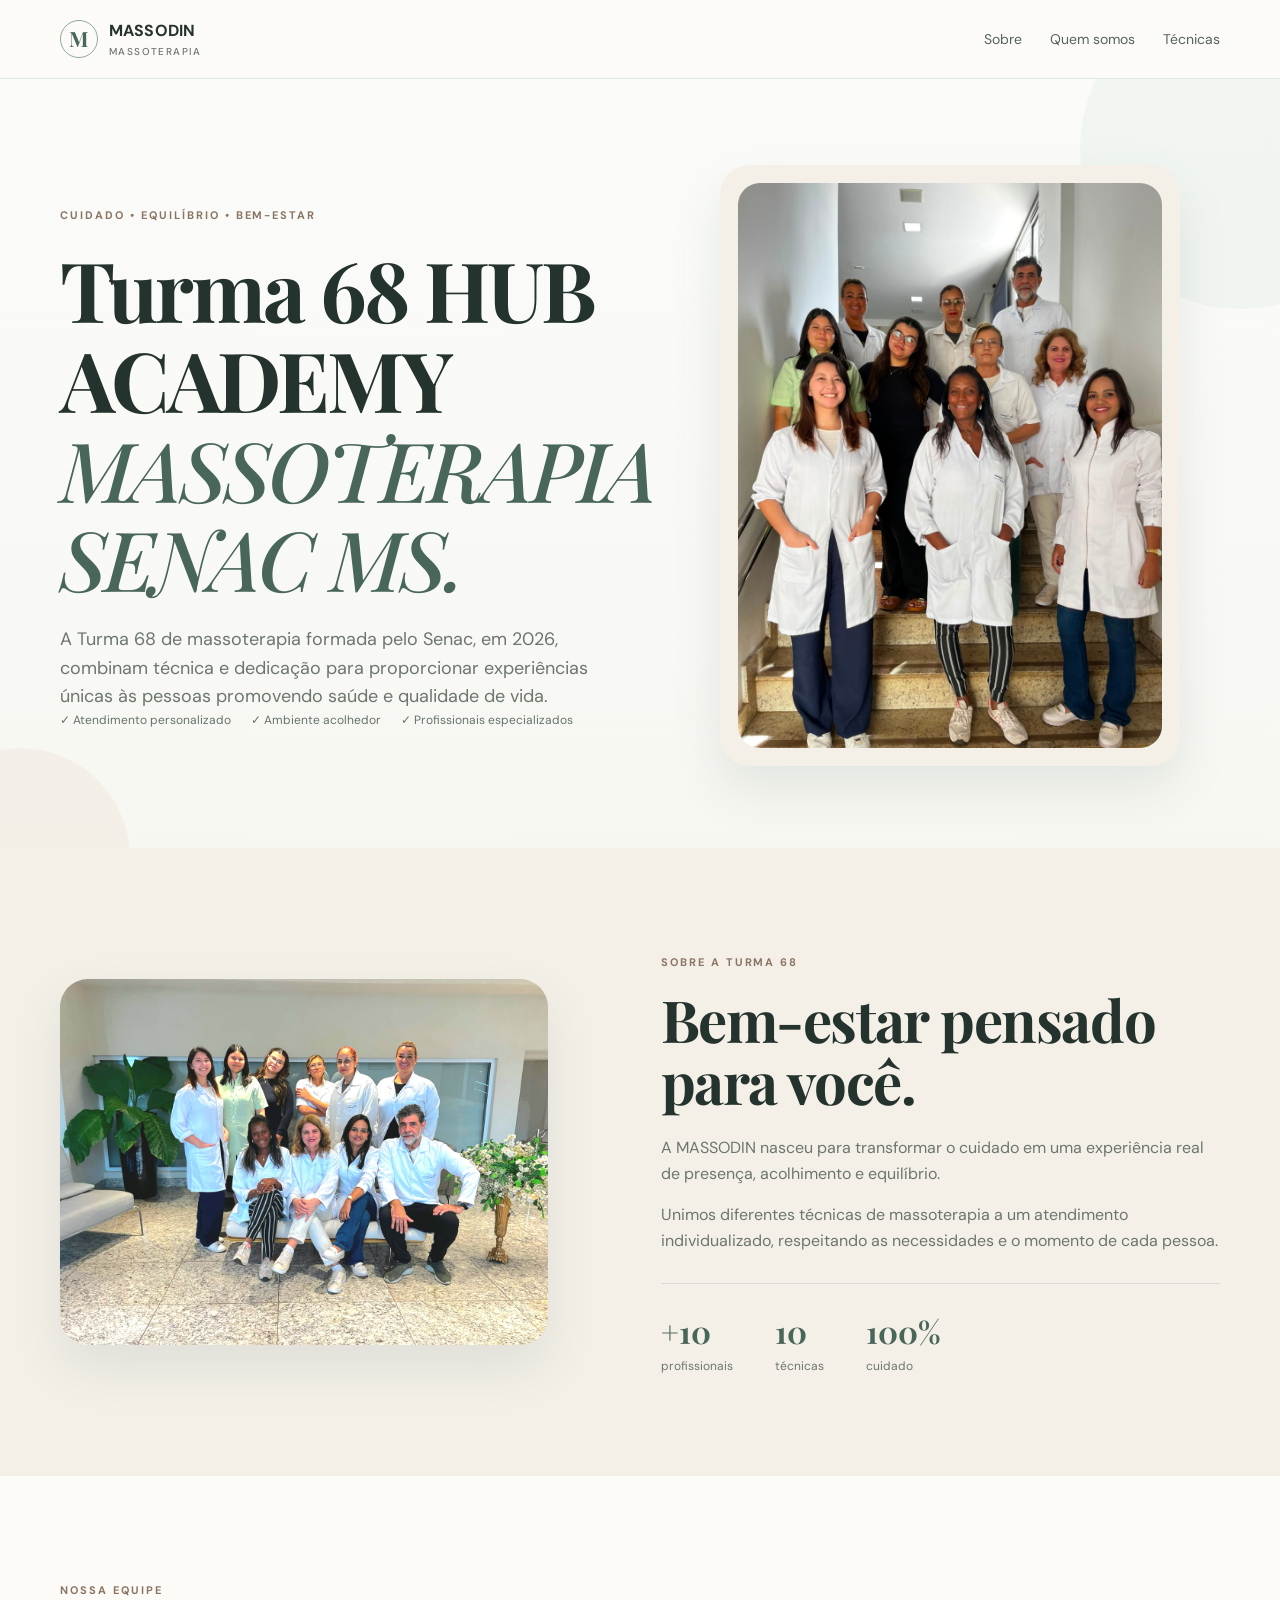
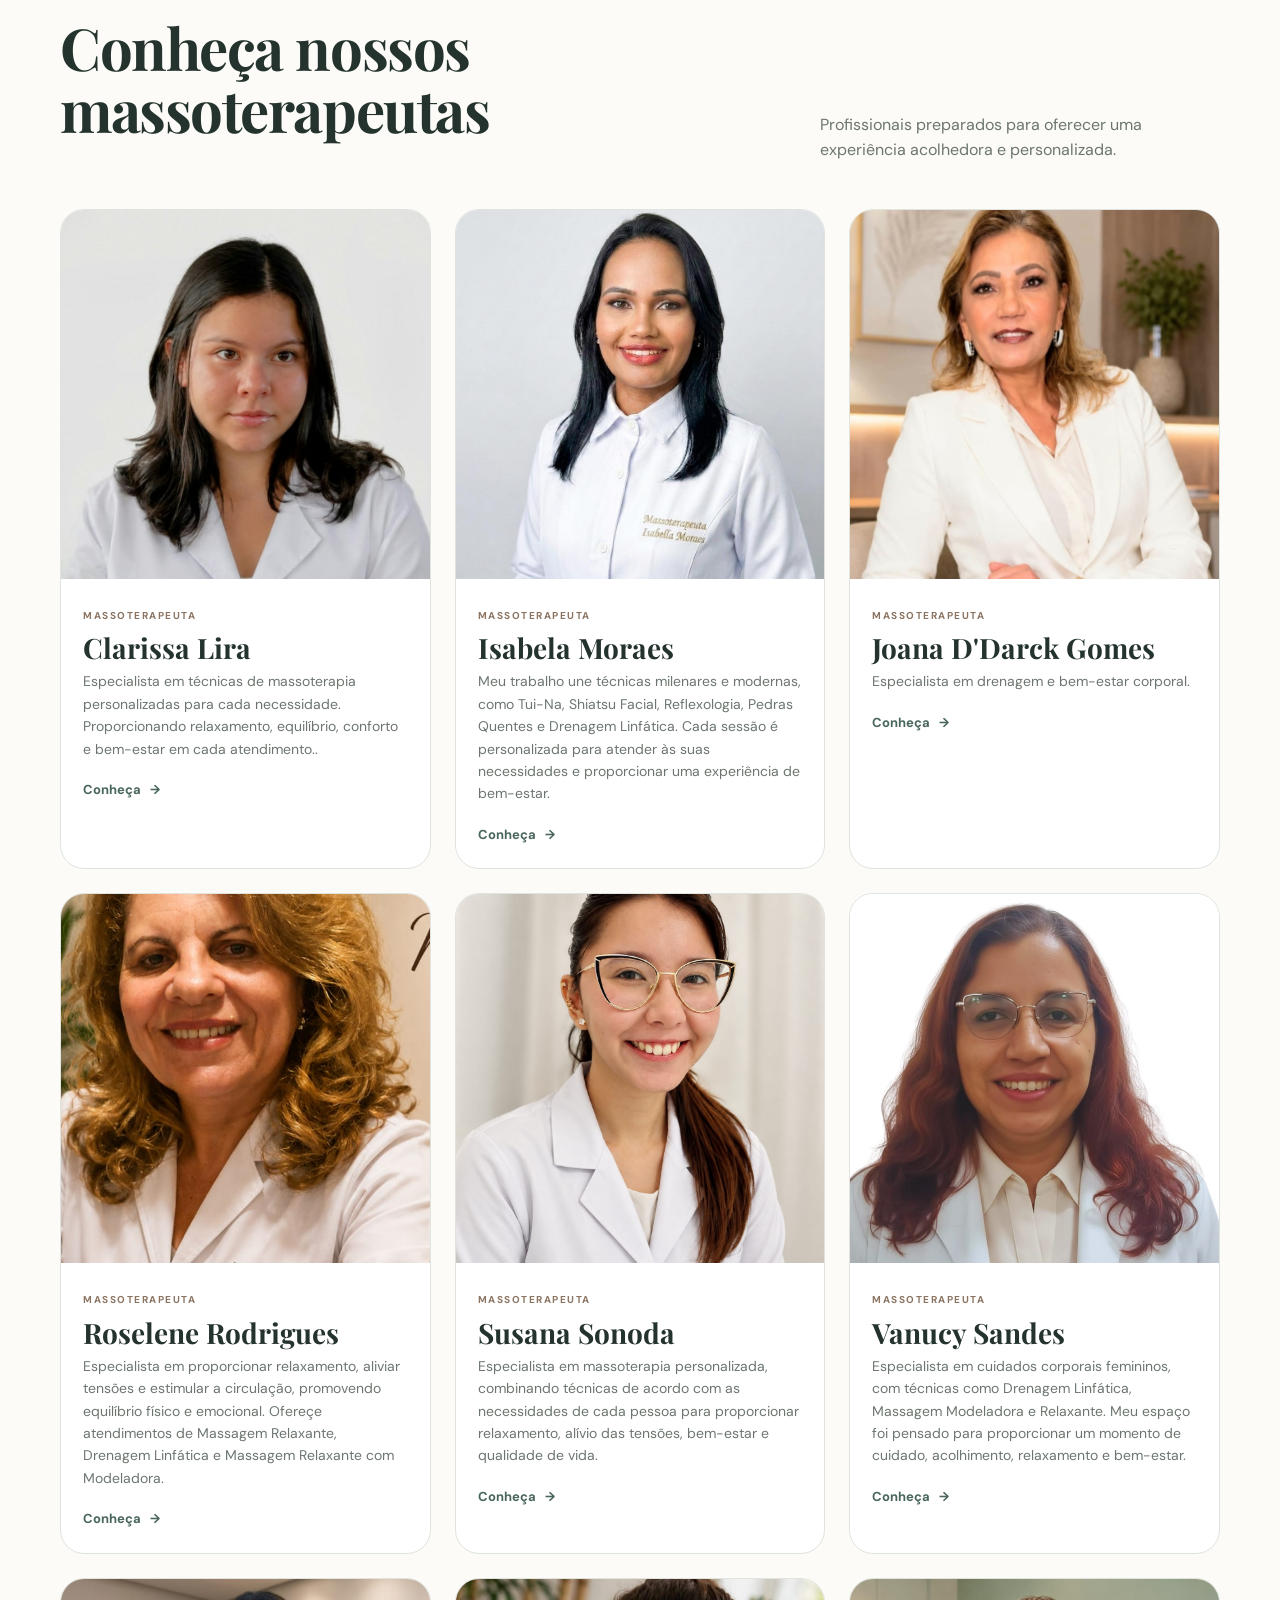
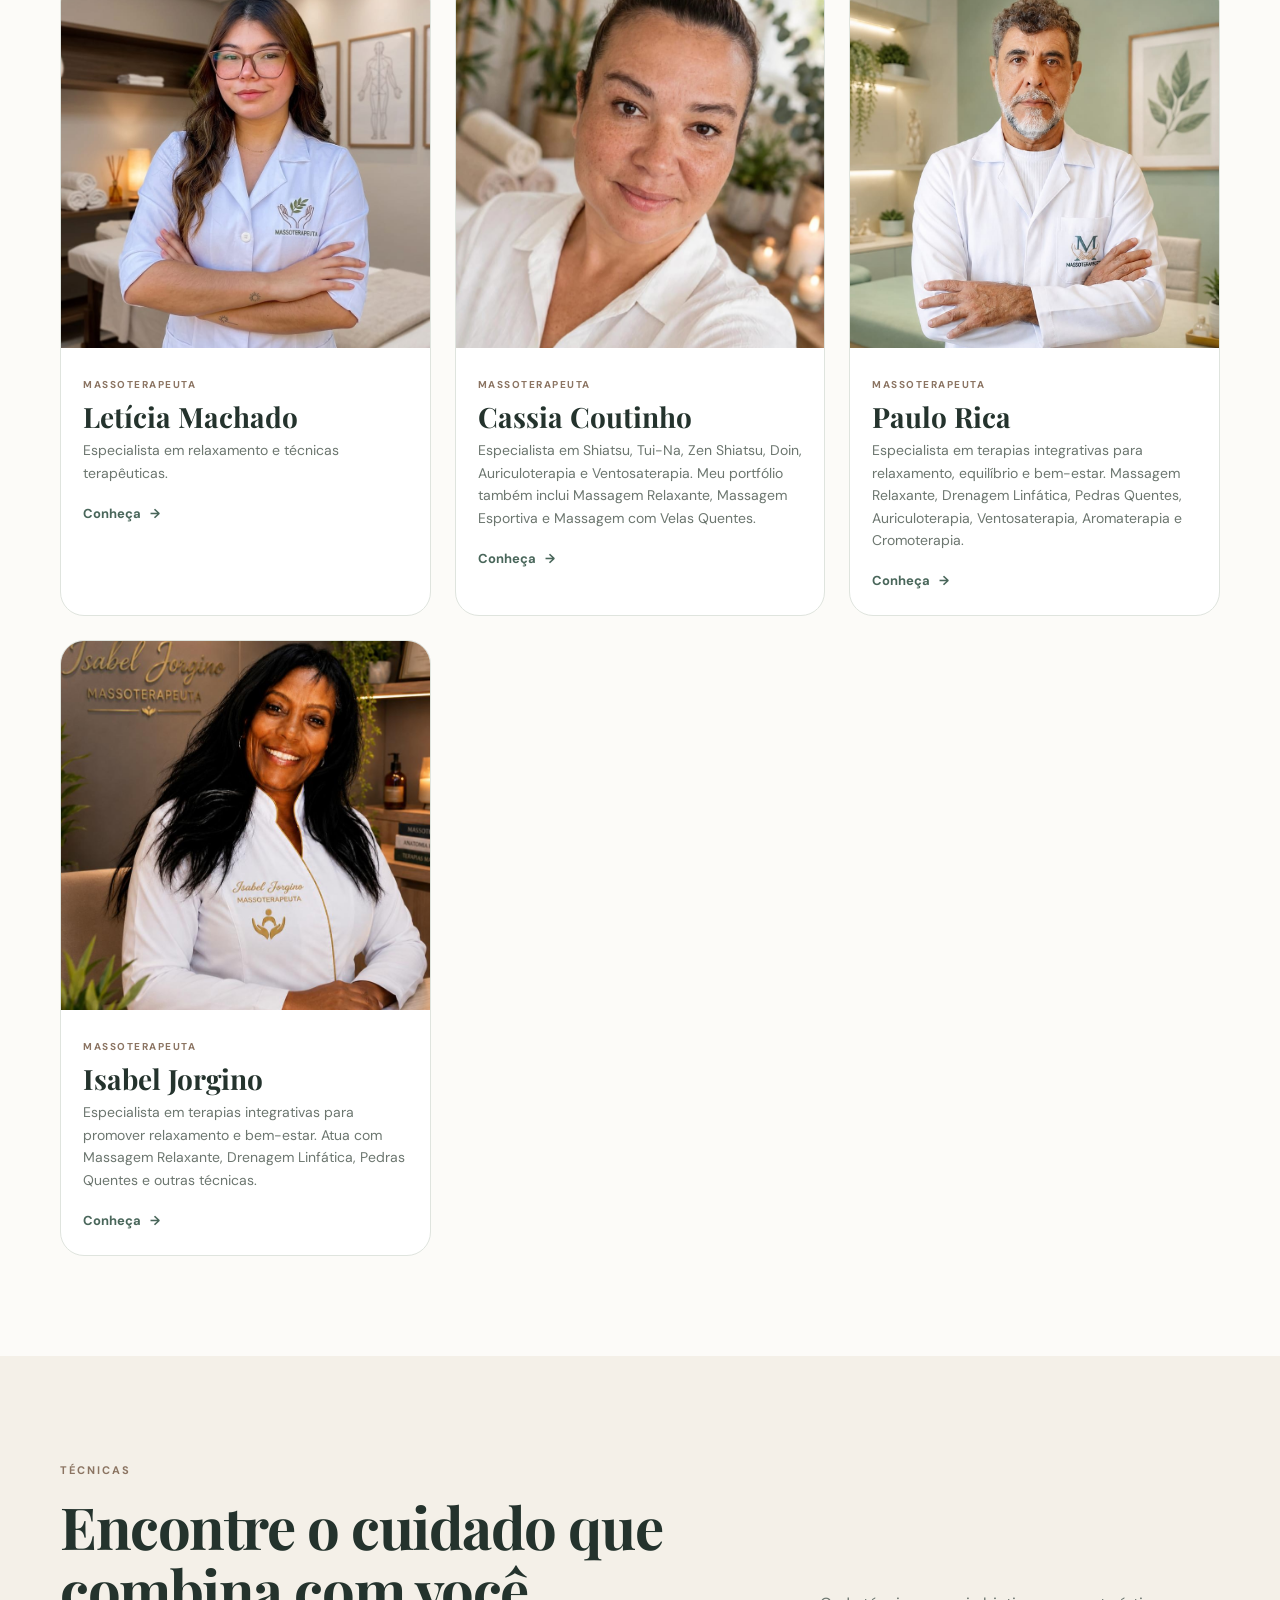
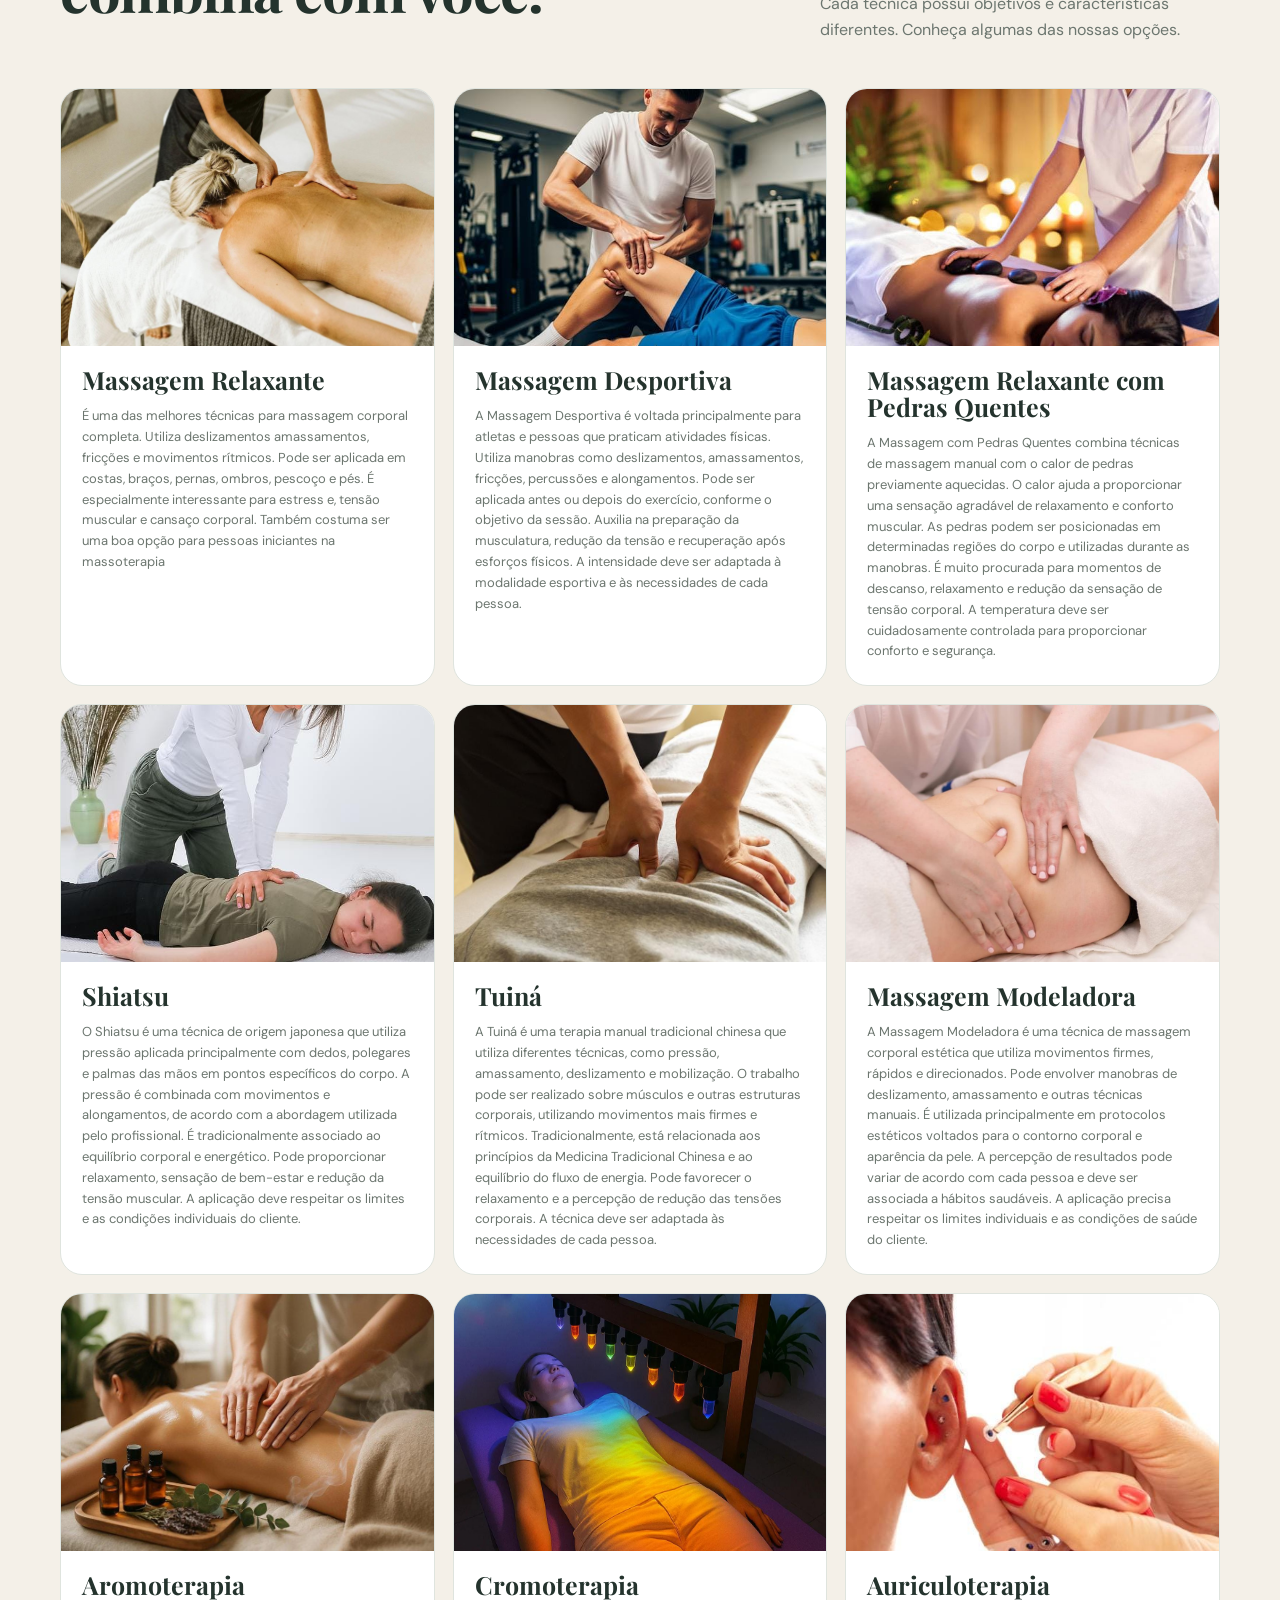
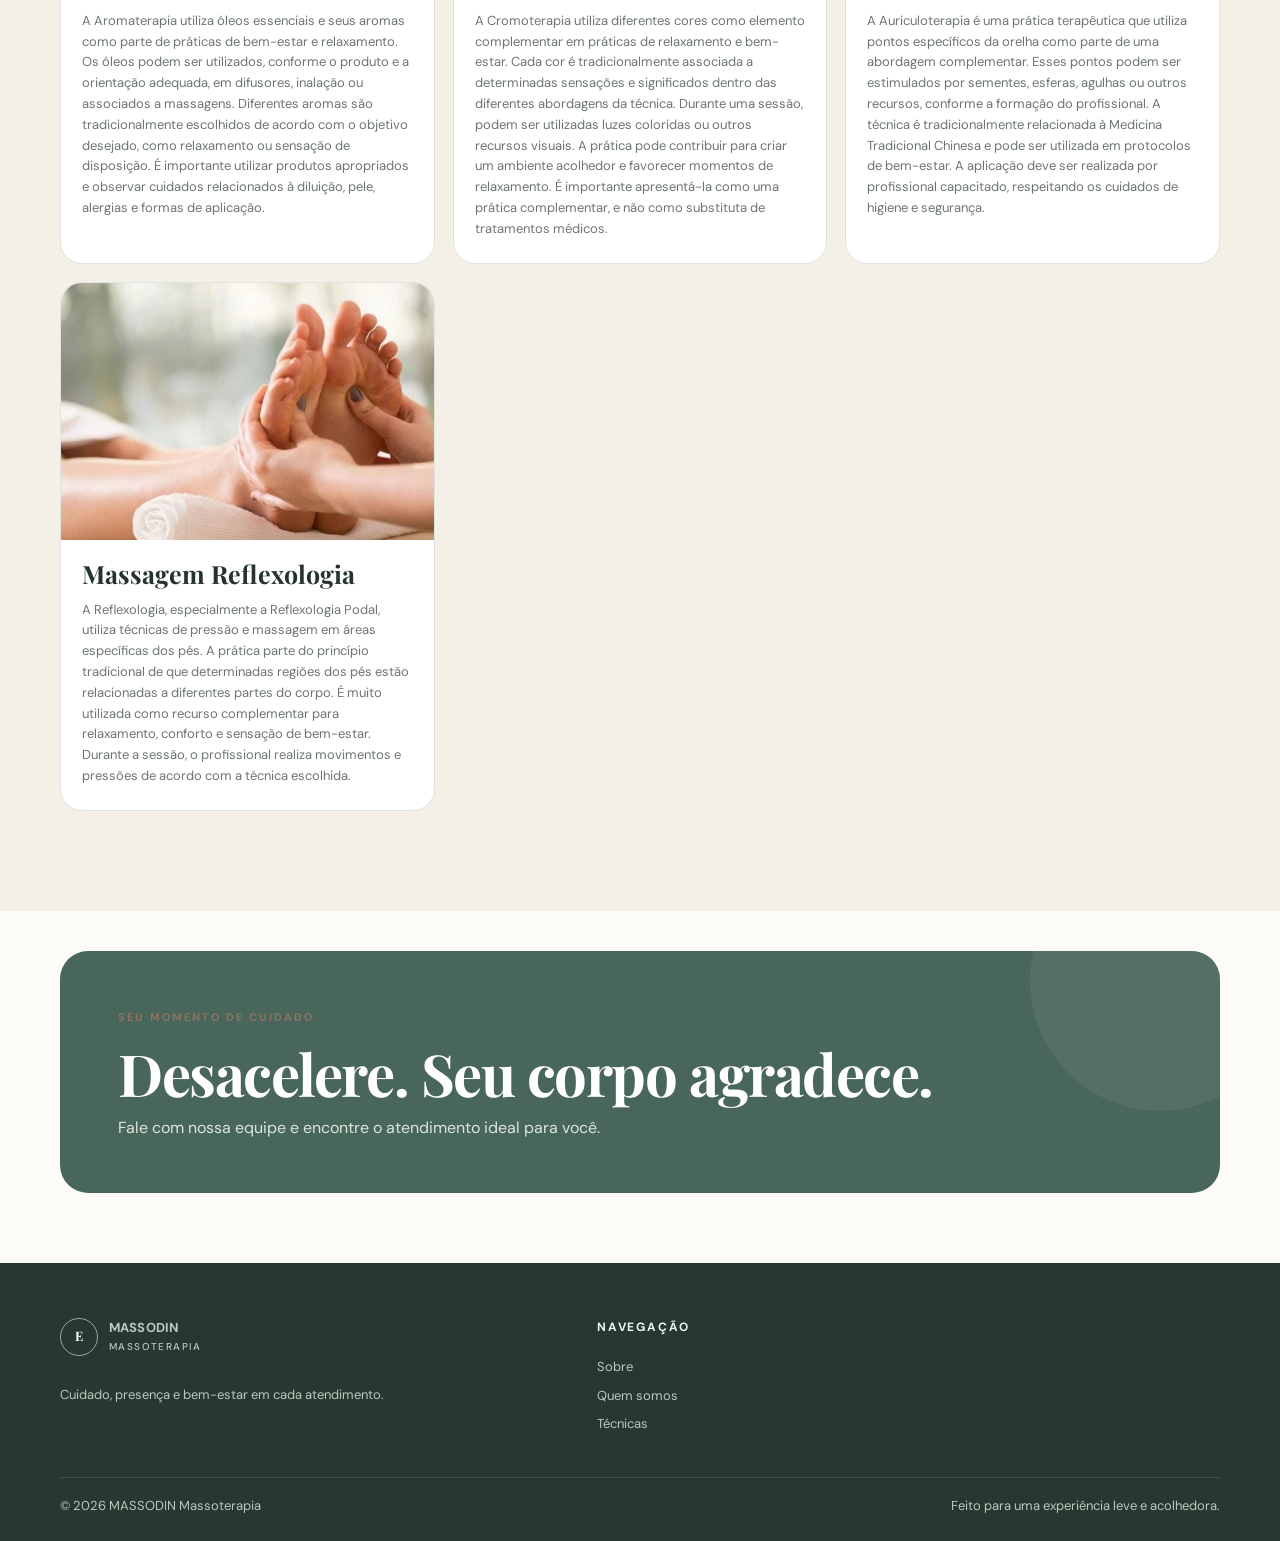
<file: index.html>
<!DOCTYPE html>
<html lang="pt-BR">
<head>
  <meta charset="UTF-8" />
  <meta name="viewport" content="width=device-width, initial-scale=1.0" />
  <meta name="description" content="Massoterapia, bem-estar e cuidado personalizado." />
  <title>MASSODIN Massoterapia</title>
  <link rel="preconnect" href="https://fonts.googleapis.com">
  <link rel="preconnect" href="https://fonts.gstatic.com" crossorigin>
  <link href="https://fonts.googleapis.com/css2?family=DM+Sans:wght@400;500;600;700&family=Playfair+Display:wght@500;600&display=swap" rel="stylesheet">
  <link rel="stylesheet" href="styles.css" />
</head>
<body>
  <header class="site-header" id="inicio">
    <div class="container nav-wrap">
      <a class="logo" href="index.html" aria-label="Essenza Massoterapia">
        <span class="logo-mark">M</span>
        <span>MASSODIN <small>Massoterapia</small></span>
      </a>
      <button class="menu-toggle" aria-label="Abrir menu" aria-expanded="false">☰</button>
      <nav class="main-nav">
        <a href="#sobre">Sobre</a>
        <a href="#profissionais">Quem somos</a>
        <a href="#tecnicas">Técnicas</a>
        
      </nav>
    </div>
  </header>

  <main>
    <section class="hero">
      <div class="hero-shape hero-shape-one"></div>
      <div class="hero-shape hero-shape-two"></div>
      <div class="container hero-grid">
        <div class="hero-copy">
          <span class="eyebrow">Cuidado • Equilíbrio • Bem-estar</span>
          <h1>Turma 68 HUB ACADEMY<br><em>MASSOTERAPIA SENAC MS.</em></h1>
          <p>A Turma 68 de massoterapia formada pelo Senac, em 2026, combinam técnica e dedicação para proporcionar experiências únicas às pessoas promovendo saúde e qualidade de vida.</p>
          <!-- <div class="hero-actions">
            <a class="btn btn-primary" href="#profissionais">Conheça nossos profissionais</a>
            <a class="btn btn-ghost" href="#tecnicas">Ver técnicas</a>
          </div> -->
          <div class="hero-highlights">
            <span>✓ Atendimento personalizado</span>
            <span>✓ Ambiente acolhedor</span>
            <span>✓ Profissionais especializados</span>
          </div>
        </div>
        <div class="hero-visual">
          <div class="image-card hero-image">
            <img src="assets/IMG/IMAGEM-T-68.jpg" alt="Ambiente acolhedor para massoterapia">
            <!-- <div class="floating-card">
              <strong>Seu momento.</strong>
              <span>Respire. Relaxe. Cuide-se.</span>
            </div> -->
          </div>
        </div>
      </div>
    </section>

    <section class="section section-soft" id="sobre">
      <div class="container about-grid">
        <div class="about-visual">
          <img class="about-image" src="assets/IMG/IMAGEM-2-T-68.jpg" alt="Espaço de massoterapia">
          <!-- <div class="about-badge"><strong>+200</strong><span>atendimentos realizados</span></div> -->
        </div>
        <div class="about-copy">
          <span class="eyebrow">Sobre a turma 68</span>
          <h2>Bem-estar pensado para você.</h2>
          <p>A MASSODIN nasceu para transformar o cuidado em uma experiência real de presença, acolhimento e equilíbrio.</p>
          <p>Unimos diferentes técnicas de massoterapia a um atendimento individualizado, respeitando as necessidades e o momento de cada pessoa.</p>
          <div class="stats">
            <div><strong>+10</strong><span>profissionais</span></div>
            <div><strong>10</strong><span>técnicas</span></div>
            <div><strong>100%</strong><span>cuidado</span></div>
          </div>
        </div>
      </div>
    </section>

    <section class="section" id="profissionais">
      <div class="container">
        <div class="section-heading">
          <div>
            <span class="eyebrow">Nossa equipe</span>
            <h2>Conheça nossos massoterapeutas</h2>
          </div>
          <p>Profissionais preparados para oferecer uma experiência acolhedora e personalizada.</p>
        </div>

        <div class="team-grid">
          <article class="profile-card">
            <img src="assets/IMG/CLARISSA LIRA.jpeg" alt="Foto de Clarissa Lira">
            <div class="profile-info">
              <span class="tag">Massoterapeuta</span>
              <h3>Clarissa Lira</h3>
              <p>Especialista em técnicas de massoterapia personalizadas para cada necessidade.
Proporcionando relaxamento, equilíbrio, conforto e bem-estar em cada atendimento..</p>
              <a class="text-link" href="profissional-clarissa.html">Conheça <span>→</span></a>
            </div>
          </article>
          <article class="profile-card">
            <img src="assets/IMG/ISABELLA MORAES.jpeg" alt="Foto de Isabela Moraes">
            <div class="profile-info">
              <span class="tag">Massoterapeuta</span>
              <h3>Isabela Moraes</h3>
              <p>Meu trabalho une técnicas milenares e modernas, como Tui-Na, Shiatsu Facial, Reflexologia, Pedras Quentes e Drenagem Linfática.
Cada sessão é personalizada para atender às suas necessidades e proporcionar uma experiência de bem-estar.</p>
              <a class="text-link" href="profissional-isabela-moraes.html">Conheça <span>→</span></a>
            </div>
          </article>
          <article class="profile-card">
            <img src="assets/IMG/JOANA D'ARCK  GOMES.jpeg" alt="Foto de Joana D'Darck Gomes">
            <div class="profile-info">
              <span class="tag">Massoterapeuta</span>
              <h3>Joana D'Darck Gomes</h3>
              <p>Especialista em drenagem e bem-estar corporal.</p>
              <a class="text-link" href="profissional-joana.html">Conheça <span>→</span></a>
            </div>
          </article>
          <article class="profile-card">
            <img src="assets/IMG/ROSELENE RODRIGUES.jpeg" alt="Foto de Roselene Rodrigues">
            <div class="profile-info">
              <span class="tag">Massoterapeuta</span>
              <h3>Roselene Rodrigues</h3>
              <p>Especialista em proporcionar relaxamento, aliviar tensões e estimular a circulação, promovendo equilíbrio físico e emocional.
Ofereçe atendimentos de Massagem Relaxante, Drenagem Linfática e Massagem Relaxante com Modeladora.</p>
              <a class="text-link" href="profissional-roselene.html">Conheça <span>→</span></a>
            </div>
          </article>
          <article class="profile-card">
            <img src="assets/IMG/SUSANA SONODA.jpeg" alt="Foto de Susana Sonoda">
            <div class="profile-info">
              <span class="tag">Massoterapeuta</span>
              <h3>Susana Sonoda</h3>
              <p>Especialista em massoterapia personalizada, combinando técnicas de acordo com as necessidades de cada pessoa para proporcionar relaxamento, alívio das tensões, bem-estar e qualidade de vida.
</p>
              <a class="text-link" href="profissional-susana.html">Conheça <span>→</span></a>
            </div>
          </article>
          <article class="profile-card">
            <img src="assets/IMG/VANUCY SANDES.jpeg" alt="Foto de VANUCY SANDES">
            <div class="profile-info">
              <span class="tag">Massoterapeuta</span>
              <h3>Vanucy Sandes</h3>
              <p>Especialista em cuidados corporais femininos, com técnicas como Drenagem Linfática, Massagem Modeladora e Relaxante.
Meu espaço foi pensado para proporcionar um momento de cuidado, acolhimento, relaxamento e bem-estar.</p>
              <a class="text-link" href="profissional-vanucy.html">Conheça <span>→</span></a>
            </div>
          </article>
          <article class="profile-card">
            <img src="assets/IMG/LETICIA MACHADO.jpeg" alt="Foto de Letícia Machado">
            <div class="profile-info">
              <span class="tag">Massoterapeuta</span>
              <h3>Letícia Machado</h3>
              <p>Especialista em relaxamento e técnicas terapêuticas.</p>
              <a class="text-link" href="profissional-leticia.html">Conheça <span>→</span></a>
            </div>
          </article>
          <article class="profile-card">
            <img src="assets/IMG/CASSIA COUTINHO.jpeg" alt="Foto de Cassia Coutinho">
            <div class="profile-info">
              <span class="tag">Massoterapeuta</span>
              <h3>Cassia Coutinho</h3>
              <p>Especialista em Shiatsu, Tui-Na, Zen Shiatsu, Doin, Auriculoterapia e Ventosaterapia.
Meu portfólio também inclui Massagem Relaxante, Massagem Esportiva e Massagem com Velas Quentes.</p>
              <a class="text-link" href="profissional-cassia.html">Conheça <span>→</span></a>
            </div>
          </article>
          <article class="profile-card">
            <img src="assets/IMG/PAULO.jpeg" alt="Foto de Paulo Rica">
            <div class="profile-info">
              <span class="tag">Massoterapeuta</span>
              <h3>Paulo Rica</h3>
              <p>Especialista em terapias integrativas para relaxamento, equilíbrio e bem-estar.
Massagem Relaxante, Drenagem Linfática, Pedras Quentes, Auriculoterapia, Ventosaterapia, Aromaterapia e Cromoterapia.</p>
              <a class="text-link" href="profissional-paulo.html">Conheça <span>→</span></a>
            </div>
          </article>
          <article class="profile-card">
            <img src="assets/IMG/ISABEL.jpeg" alt="Foto de Isabel Jorgino">
            <div class="profile-info">
              <span class="tag">Massoterapeuta</span>
              <h3>Isabel Jorgino</h3>
              <p>Especialista em terapias integrativas para promover relaxamento e bem-estar.
Atua com Massagem Relaxante, Drenagem Linfática, Pedras Quentes e outras técnicas.</p>
              <a class="text-link" href="profissional-isabel.html">Conheça <span>→</span></a>
            </div>
          </article>
        </div>
      </div>
    </section>

    <section class="section section-soft" id="tecnicas">
      <div class="container">
        <div class="section-heading">
          <div>
            <span class="eyebrow">Técnicas</span>
            <h2>Encontre o cuidado que combina com você.</h2>
          </div>
          <p>Cada técnica possui objetivos e características diferentes. Conheça algumas das nossas opções.</p>
        </div>
        <div class="techniques-grid">
          <article class="tech-card"><img src="assets/IMG/Relaxante.jpeg" alt="Massagem relaxante"><div><h3>Massagem Relaxante</h3><p>É uma das melhores técnicas para massagem corporal completa. Utiliza deslizamentos amassamentos, fricções e movimentos rítmicos. Pode ser aplicada em costas, braços, pernas, ombros, pescoço e pés. É especialmente interessante para estress e, tensão muscular e cansaço corporal. Também costuma ser uma boa opção para pessoas iniciantes na massoterapia</p></div></article>
          <article class="tech-card"><img src="assets/IMG/Desportiva.jpeg" alt="Massagem Desportiva"><div><h3>Massagem Desportiva</h3><p>A Massagem Desportiva é voltada principalmente para atletas e pessoas que praticam atividades físicas. Utiliza manobras como deslizamentos, amassamentos, fricções, percussões e alongamentos. Pode ser aplicada antes ou depois do exercício, conforme o objetivo da sessão. Auxilia na preparação da musculatura, redução da tensão e recuperação após esforços físicos. A intensidade deve ser adaptada à modalidade esportiva e às necessidades de cada pessoa.</p></div></article>
          <article class="tech-card"><img src="assets/IMG/Pedras Quentes.jpeg" alt="Pedras Quentes"><div><h3>Massagem Relaxante com Pedras Quentes</h3><p>A Massagem com Pedras Quentes combina técnicas de massagem manual com o calor de pedras previamente aquecidas. O calor ajuda a proporcionar uma sensação agradável de relaxamento e conforto muscular. As pedras podem ser posicionadas em determinadas regiões do corpo e utilizadas durante as manobras. É muito procurada para momentos de descanso, relaxamento e redução da sensação de tensão corporal. A temperatura deve ser cuidadosamente controlada para proporcionar conforto e segurança.</p></div></article>
          <article class="tech-card"><img src="assets/IMG/SHIATSU.jpeg" alt="Shiatsu"><div><h3>Shiatsu</h3><p>O Shiatsu é uma técnica de origem japonesa que utiliza pressão aplicada principalmente com dedos, polegares e palmas das mãos em pontos específicos do corpo. A pressão é combinada com movimentos e alongamentos, de acordo com a abordagem utilizada pelo profissional. É tradicionalmente associado ao equilíbrio corporal e energético. Pode proporcionar relaxamento, sensação de bem-estar e redução da tensão muscular. A aplicação deve respeitar os limites e as condições individuais do cliente.</p></div></article>
          <article class="tech-card"><img src="assets/IMG/TUINÁ.jpeg" alt="Tuiná"><div><h3>Tuiná</h3><p>A Tuiná é uma terapia manual tradicional chinesa que utiliza diferentes técnicas, como pressão, amassamento, deslizamento e mobilização. O trabalho pode ser realizado sobre músculos e outras estruturas corporais, utilizando movimentos mais firmes e rítmicos. Tradicionalmente, está relacionada aos princípios da Medicina Tradicional Chinesa e ao equilíbrio do fluxo de energia. Pode favorecer o relaxamento e a percepção de redução das tensões corporais. A técnica deve ser adaptada às necessidades de cada pessoa.</p></div></article>
          <article class="tech-card"><img src="assets/IMG/MODELADORA.jpeg" alt="Modeladora"><div><h3>Massagem Modeladora</h3><p>A Massagem Modeladora é uma técnica de massagem corporal estética que utiliza movimentos firmes, rápidos e direcionados. Pode envolver manobras de deslizamento, amassamento e outras técnicas manuais. É utilizada principalmente em protocolos estéticos voltados para o contorno corporal e aparência da pele. A percepção de resultados pode variar de acordo com cada pessoa e deve ser associada a hábitos saudáveis. A aplicação precisa respeitar os limites individuais e as condições de saúde do cliente.</p></div></article>

          <article class="tech-card"><img src="assets/IMG/AROMATERAPIA.jpeg" alt="Aromoterapia"><div><h3>Aromoterapia</h3><p>A Aromaterapia utiliza óleos essenciais e seus aromas como parte de práticas de bem-estar e relaxamento. Os óleos podem ser utilizados, conforme o produto e a orientação adequada, em difusores, inalação ou associados a massagens. Diferentes aromas são tradicionalmente escolhidos de acordo com o objetivo desejado, como relaxamento ou sensação de disposição. É importante utilizar produtos apropriados e observar cuidados relacionados à diluição, pele, alergias e formas de aplicação.</p></div></article>
          <article class="tech-card"><img src="assets/IMG/CROMOTERAPIA.jpeg" alt="Cromoterapia"><div><h3>Cromoterapia</h3><p>A Cromoterapia utiliza diferentes cores como elemento complementar em práticas de relaxamento e bem-estar. Cada cor é tradicionalmente associada a determinadas sensações e significados dentro das diferentes abordagens da técnica. Durante uma sessão, podem ser utilizadas luzes coloridas ou outros recursos visuais. A prática pode contribuir para criar um ambiente acolhedor e favorecer momentos de relaxamento. É importante apresentá-la como uma prática complementar, e não como substituta de tratamentos médicos.</p></div></article>
          <article class="tech-card"><img src="assets/IMG/AURICULOTERAPIA.jpeg" alt="Auriculoterapia"><div><h3>Auriculoterapia</h3><p>A Auriculoterapia é uma prática terapêutica que utiliza pontos específicos da orelha como parte de uma abordagem complementar. Esses pontos podem ser estimulados por sementes, esferas, agulhas ou outros recursos, conforme a formação do profissional. A técnica é tradicionalmente relacionada à Medicina Tradicional Chinesa e pode ser utilizada em protocolos de bem-estar. A aplicação deve ser realizada por profissional capacitado, respeitando os cuidados de higiene e segurança.</p></div></article>
          <article class="tech-card"><img src="assets/IMG/REFLEXOLOGIA.jpeg" alt="Reflexologia"><div><h3>Massagem Reflexologia</h3><p>A Reflexologia, especialmente a Reflexologia Podal, utiliza técnicas de pressão e massagem em áreas específicas dos pés. A prática parte do princípio tradicional de que determinadas regiões dos pés estão relacionadas a diferentes partes do corpo. É muito utilizada como recurso complementar para relaxamento, conforto e sensação de bem-estar. Durante a sessão, o profissional realiza movimentos e pressões de acordo com a técnica escolhida.</p></div></article>
        </div>
      </div>
    </section>

    <section class="cta-section" id="contato">
      <div class="container cta-box">
        <div><span class="eyebrow">Seu momento de cuidado</span><h2>Desacelere. Seu corpo agradece.</h2><p>Fale com nossa equipe e encontre o atendimento ideal para você.</p></div>
        
      </div>
    </section>
  </main>

  <footer class="footer">
    <div class="container footer-grid">
      <div><a class="logo footer-logo" href="#inicio"><span class="logo-mark">E</span><span>MASSODIN <small>Massoterapia</small></span></a><p>Cuidado, presença e bem-estar em cada atendimento.</p></div>
      <div><h4>Navegação</h4><a href="#sobre">Sobre</a><a href="#profissionais">Quem somos</a><a href="#tecnicas">Técnicas</a></div>
      <!-- <div><h4>Contato</h4><a href="https://instagram.com/" target="_blank" rel="noopener">Instagram</a><a href="https://wa.me/5500000000000" target="_blank" rel="noopener">WhatsApp</a><span>Campo Grande – MS</span></div> -->
    </div>
    <div class="container footer-bottom"><span>© 2026 MASSODIN Massoterapia</span><span>Feito para uma experiência leve e acolhedora.</span></div>
  </footer>
  <script src="script.js"></script>
</body>
</html>
</file>
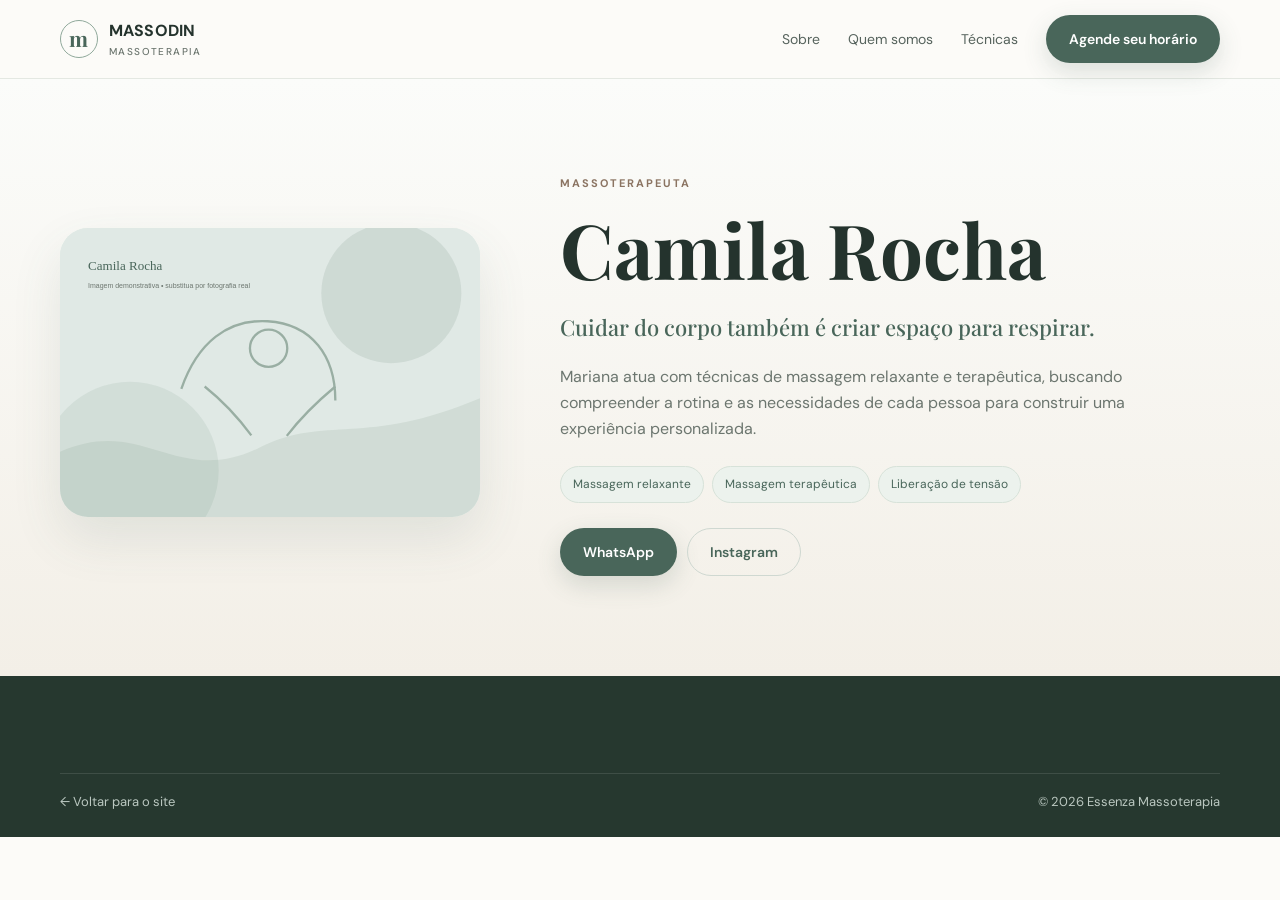
<file: profissional-camila.html>
<!DOCTYPE html>
<html lang="pt-BR">

<head>
    <meta charset="UTF-8">
    <meta name="viewport" content="width=device-width, initial-scale=1.0">
    <title>Camila Rocha | MASSODIN</title>
    <link rel="preconnect" href="https://fonts.googleapis.com">
    <link rel="preconnect" href="https://fonts.gstatic.com" crossorigin>
    <link
        href="https://fonts.googleapis.com/css2?family=DM+Sans:wght@400;500;600;700&family=Playfair+Display:wght@500;600&display=swap"
        rel="stylesheet">
    <link rel="stylesheet" href="styles.css">
</head>

<body>
    <header class="site-header">
        <div class="container nav-wrap"><a class="logo" href="index.html"><span class="logo-mark">m</span><span>MASSODIN
                    <small>Massoterapia</small></span></a>
            <nav class="main-nav"><a href="index.html#sobre">Sobre</a><a href="index.html#profissionais">Quem
                    somos</a><a href="index.html#tecnicas">Técnicas</a><a class="btn btn-primary"
                    href="https://wa.me/5500000000000" target="_blank">Agende seu horário</a></nav>
        </div>
    </header>
    <main>
        <section class="profile-hero">
            <div class="container profile-detail"><img src="assets/profissional-3.svg" alt="Camila Rocha">
                <div><span class="eyebrow">Massoterapeuta</span>
                    <h1>Camila Rocha</h1>
                    <p class="lead">Cuidar do corpo também é criar espaço para respirar.</p>
                    <p>Mariana atua com técnicas de massagem relaxante e terapêutica, buscando compreender a rotina e as
                        necessidades de cada pessoa para construir uma experiência personalizada.</p>
                    <div class="specialties"><span>Massagem relaxante</span><span>Massagem
                            terapêutica</span><span>Liberação de tensão</span></div>
                    <div class="profile-actions"><a class="btn btn-primary"
                            href="https://wa.me/5500000000000?text=Ol%C3%A1%20Mariana!%20Gostaria%20de%20agendar%20um%20hor%C3%A1rio."
                            target="_blank">WhatsApp</a><a class="btn btn-ghost" href="https://instagram.com/"
                            target="_blank">Instagram</a></div>
                </div>
            </div>
        </section>
    </main>
    <footer class="footer">
        <div class="container footer-bottom"><a href="index.html">← Voltar para o site</a><span>© 2026 Essenza
                Massoterapia</span></div>
    </footer>
</body>

</html>
</file>
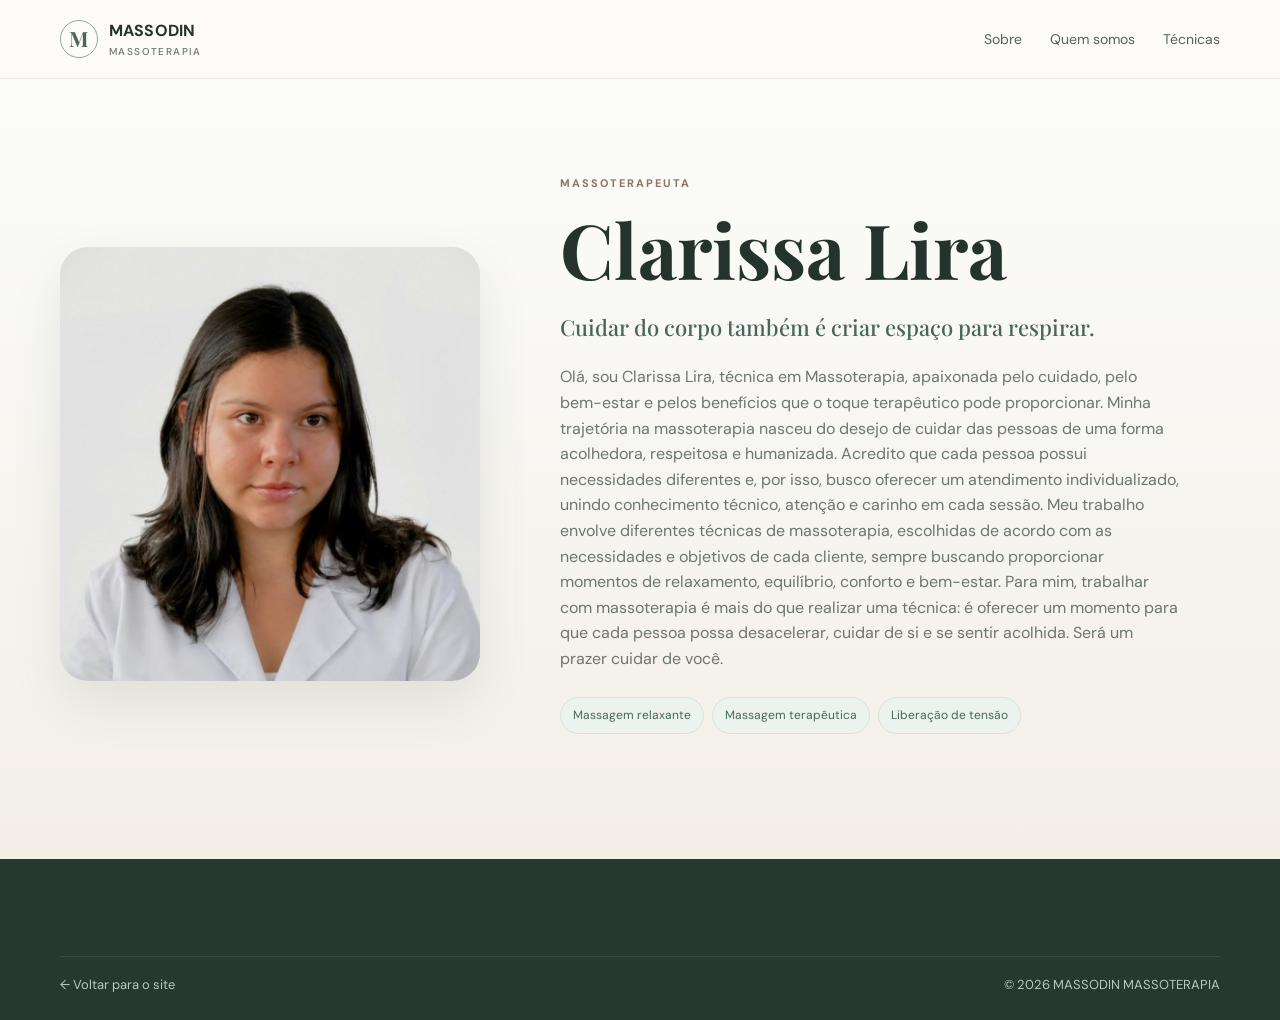
<file: profissional-clarissa.html>
<!DOCTYPE html>
<html lang="pt-BR">

<head>
    <meta charset="UTF-8">
    <meta name="viewport" content="width=device-width, initial-scale=1.0">
    <title>Clarissa Lira | MASSODIN</title>
    <link rel="preconnect" href="https://fonts.googleapis.com">
    <link rel="preconnect" href="https://fonts.gstatic.com" crossorigin>
    <link
        href="https://fonts.googleapis.com/css2?family=DM+Sans:wght@400;500;600;700&family=Playfair+Display:wght@500;600&display=swap"
        rel="stylesheet">
    <link rel="stylesheet" href="styles.css">
</head>

<body>
    <header class="site-header">
        <div class="container nav-wrap"><a class="logo" href="index.html"><span class="logo-mark">M</span><span>MASSODIN
                    <small>Massoterapia</small></span></a>
            <nav class="main-nav"><a href="index.html#sobre">Sobre</a><a href="index.html#profissionais">Quem
                    somos</a><a href="index.html#tecnicas">Técnicas</a></nav>
        </div>
    </header>
    <main>
        <section class="profile-hero">
            <div class="container profile-detail"><img src="assets/IMG/CLARISSA LIRA.jpeg" alt="Camila Rocha">
                <div><span class="eyebrow">Massoterapeuta</span>
                    <h1>Clarissa Lira</h1>
                    <p class="lead">Cuidar do corpo também é criar espaço para respirar.</p>
                    <p>Olá, sou Clarissa Lira, técnica em Massoterapia, apaixonada pelo cuidado, pelo bem-estar e pelos benefícios que o toque terapêutico pode proporcionar.

Minha trajetória na massoterapia nasceu do desejo de cuidar das pessoas de uma forma acolhedora, respeitosa e humanizada. Acredito que cada pessoa possui necessidades diferentes e, por isso, busco oferecer um atendimento individualizado, unindo conhecimento técnico, atenção e carinho em cada sessão.

Meu trabalho envolve diferentes técnicas de massoterapia, escolhidas de acordo com as necessidades e objetivos de cada cliente, sempre buscando proporcionar momentos de relaxamento, equilíbrio, conforto e bem-estar.

Para mim, trabalhar com massoterapia é mais do que realizar uma técnica: é oferecer um momento para que cada pessoa possa desacelerar, cuidar de si e se sentir acolhida.
Será um prazer cuidar de você.</p>
                    <div class="specialties"><span>Massagem relaxante</span><span>Massagem
                            terapêutica</span><span>Liberação de tensão</span></div>
                    <!-- <div class="profile-actions"><a class="btn btn-primary"
                            href="https://wa.me/5500000000000?text=Ol%C3%A1%20Mariana!%20Gostaria%20de%20agendar%20um%20hor%C3%A1rio."
                            target="_blank">WhatsApp</a><a class="btn btn-ghost" href="https://instagram.com/"
                            target="_blank">Instagram</a></div> -->
                </div>
            </div>
        </section>
    </main>
    <footer class="footer">
        <div class="container footer-bottom"><a href="index.html">← Voltar para o site</a><span>© 2026 MASSODIN
                MASSOTERAPIA</span></div>
    </footer>
</body>

</html>
</file>
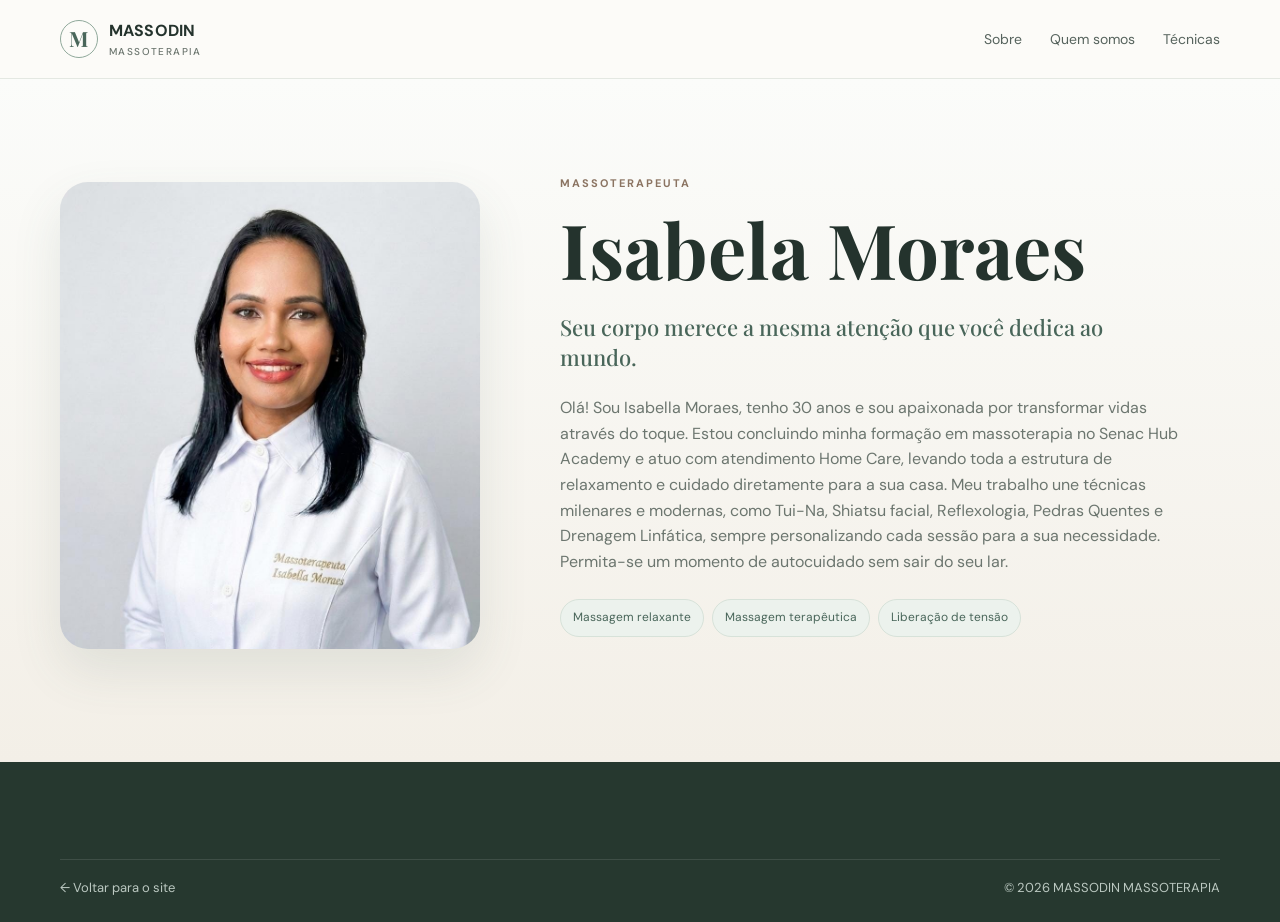
<file: profissional-isabela-moraes.html>
<!DOCTYPE html>
<html lang="pt-BR">

<head>
    <meta charset="UTF-8">
    <meta name="viewport" content="width=device-width, initial-scale=1.0">
    <title>Isabela Moraes | MASSODIN</title>
    <link rel="preconnect" href="https://fonts.googleapis.com">
    <link rel="preconnect" href="https://fonts.gstatic.com" crossorigin>
    <link
        href="https://fonts.googleapis.com/css2?family=DM+Sans:wght@400;500;600;700&family=Playfair+Display:wght@500;600&display=swap"
        rel="stylesheet">
    <link rel="stylesheet" href="styles.css">
</head>

<body>
    <header class="site-header">
        <div class="container nav-wrap"><a class="logo" href="index.html"><span class="logo-mark">M</span><span>MASSODIN
                    <small>Massoterapia</small></span></a>
            <nav class="main-nav"><a href="index.html#sobre">Sobre</a><a href="index.html#profissionais">Quem
                    somos</a><a href="index.html#tecnicas">Técnicas</a></nav>
        </div>
    </header>
    <main>
        <section class="profile-hero">
            <div class="container profile-detail"><img src="assets/IMG/ISABELLA MORAES.jpeg" alt="Rafael Martins">
                <div><span class="eyebrow">Massoterapeuta</span>
                    <h1>Isabela Moraes</h1>
                    <p class="lead">Seu corpo merece a mesma atenção que você dedica ao mundo.</p>
                    <p>Olá! Sou Isabella Moraes, tenho 30 anos e sou apaixonada por transformar vidas através do toque. Estou concluindo minha formação em massoterapia no Senac Hub Academy  e atuo com atendimento Home Care, levando toda a estrutura de relaxamento e cuidado diretamente para a sua casa. Meu trabalho une técnicas milenares e modernas, como Tui-Na, Shiatsu facial, Reflexologia, Pedras Quentes e Drenagem Linfática, sempre personalizando cada sessão para a sua necessidade. Permita-se um momento de autocuidado sem sair do seu lar.</p>
                    <div class="specialties"><span>Massagem relaxante</span><span>Massagem
                            terapêutica</span><span>Liberação de tensão</span></div>
                    <!-- <div class="profile-actions"><a class="btn btn-primary"
                            href="https://wa.me/5500000000000?text=Ol%C3%A1%20Mariana!%20Gostaria%20de%20agendar%20um%20hor%C3%A1rio."
                            target="_blank">WhatsApp</a><a class="btn btn-ghost" href="https://instagram.com/"
                            target="_blank">Instagram</a></div> -->
                </div>
            </div>
        </section>
    </main>
    <footer class="footer">
        <div class="container footer-bottom"><a href="index.html">← Voltar para o site</a><span>© 2026 MASSODIN MASSOTERAPIA</span></div>
    </footer>
</body>

</html>
</file>
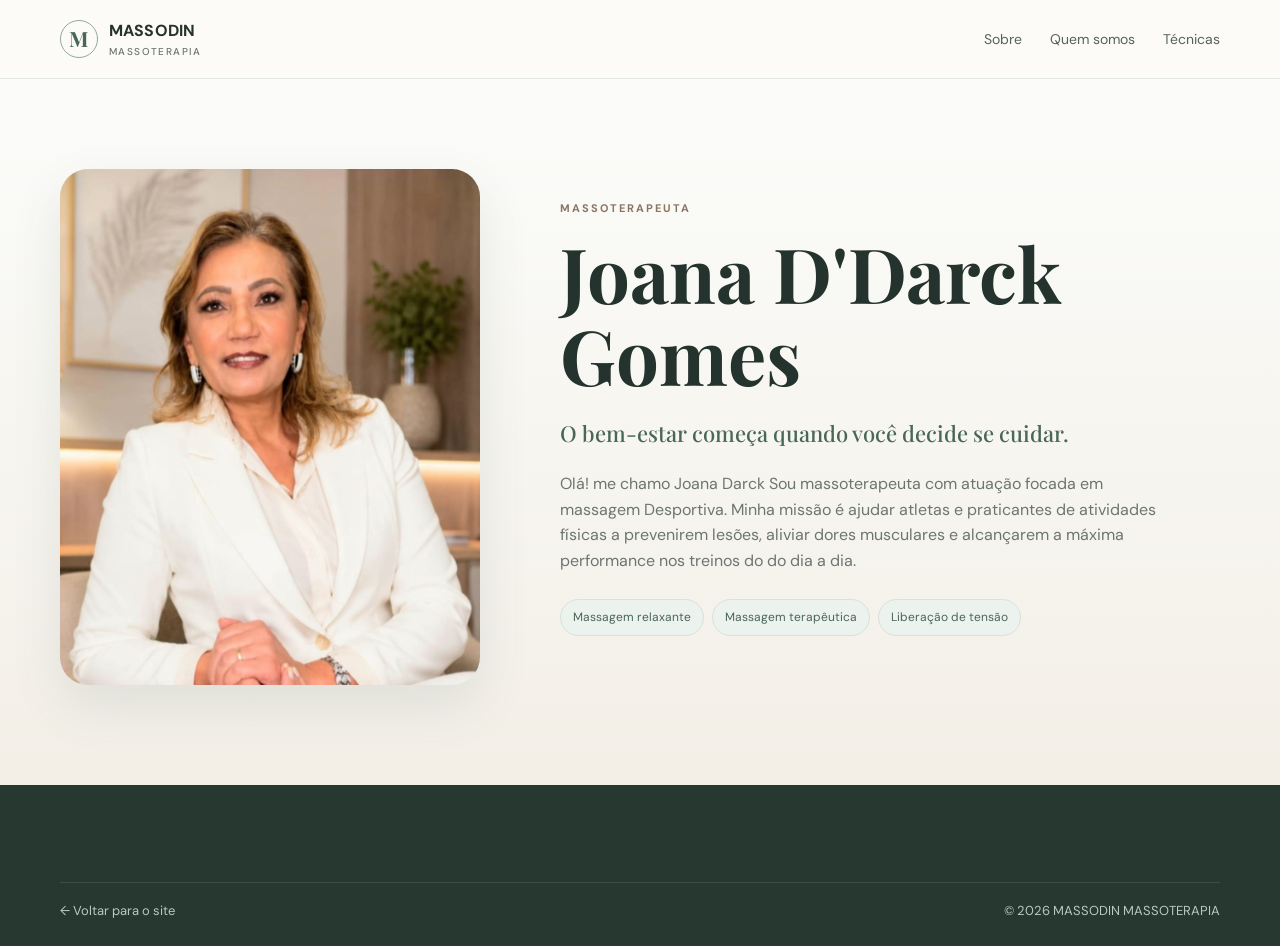
<file: profissional-joana.html>
<!DOCTYPE html>
<html lang="pt-BR">

<head>
    <meta charset="UTF-8">
    <meta name="viewport" content="width=device-width, initial-scale=1.0">
    <title>Joana D'Darck Gomes | MASSODIN</title>
    <link rel="preconnect" href="https://fonts.googleapis.com">
    <link rel="preconnect" href="https://fonts.gstatic.com" crossorigin>
    <link
        href="https://fonts.googleapis.com/css2?family=DM+Sans:wght@400;500;600;700&family=Playfair+Display:wght@500;600&display=swap"
        rel="stylesheet">
    <link rel="stylesheet" href="styles.css">
</head>

<body>
    <header class="site-header">
        <div class="container nav-wrap"><a class="logo" href="index.html"><span class="logo-mark">M</span><span>MASSODIN
                    <small>Massoterapia</small></span></a>
            <nav class="main-nav"><a href="index.html#sobre">Sobre</a><a href="index.html#profissionais">Quem
                    somos</a><a href="index.html#tecnicas">Técnicas</a></nav>
        </div>
    </header>
    <main>
        <section class="profile-hero">
            <div class="container profile-detail"><img src="assets/IMG/JOANA D'ARCK  GOMES.jpeg" alt="Mariana Alves">
                <div><span class="eyebrow">Massoterapeuta</span>
                    <h1>Joana D'Darck Gomes</h1>
                    <p class="lead">O bem-estar começa quando você decide se cuidar.</p>
                    <p>Olá! me chamo Joana Darck
Sou massoterapeuta com atuação focada em massagem Desportiva. Minha missão é ajudar atletas e praticantes de
atividades físicas a prevenirem lesões, aliviar
dores musculares e alcançarem a máxima performance nos treinos do do dia a dia.</p>
                    <div class="specialties"><span>Massagem relaxante</span><span>Massagem
                            terapêutica</span><span>Liberação de tensão</span></div>
                    <!-- <div class="profile-actions"><a class="btn btn-primary"
                            href="https://wa.me/5500000000000?text=Ol%C3%A1%20Mariana!%20Gostaria%20de%20agendar%20um%20hor%C3%A1rio."
                            target="_blank">WhatsApp</a><a class="btn btn-ghost" href="https://instagram.com/"
                            target="_blank">Instagram</a></div> -->
                </div>
            </div>
        </section>
    </main>
    <footer class="footer">
        <div class="container footer-bottom"><a href="index.html">← Voltar para o site</a><span>© 2026 MASSODIN
                MASSOTERAPIA</span></div>
    </footer>
</body>

</html>
</file>
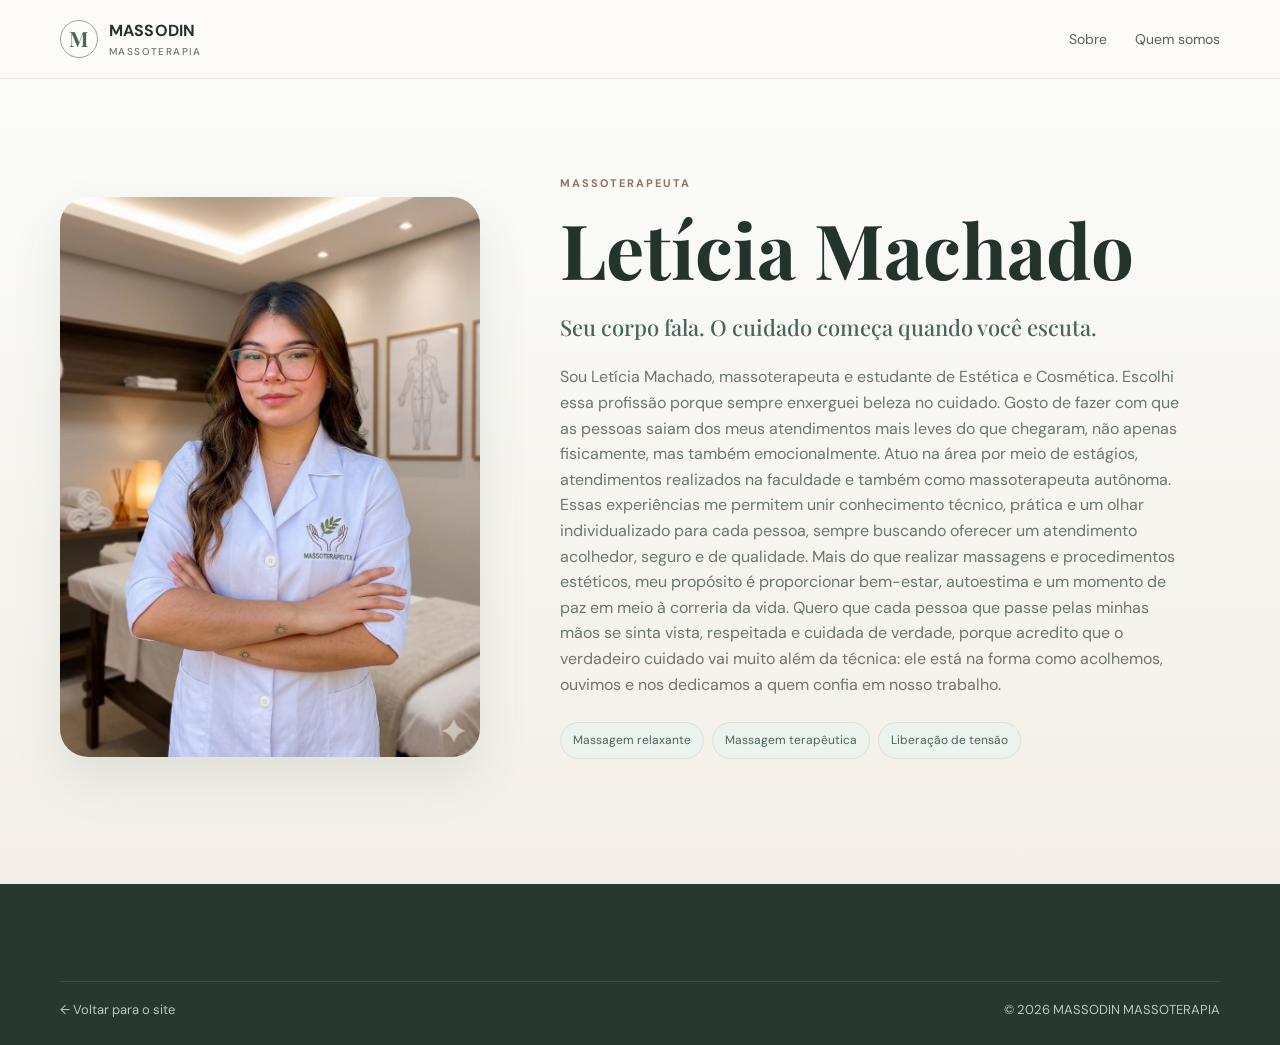
<file: profissional-leticia.html>
<!DOCTYPE html>
<html lang="pt-BR">

<head>
    <meta charset="UTF-8">
    <meta name="viewport" content="width=device-width, initial-scale=1.0">
    <title>Letícia Machado | MASSODIN</title>
    <link rel="preconnect" href="https://fonts.googleapis.com">
    <link rel="preconnect" href="https://fonts.gstatic.com" crossorigin>
    <link
        href="https://fonts.googleapis.com/css2?family=DM+Sans:wght@400;500;600;700&family=Playfair+Display:wght@500;600&display=swap"
        rel="stylesheet">
    <link rel="stylesheet" href="styles.css">
</head>

<body>
    <header class="site-header">
        <div class="container nav-wrap"><a class="logo" href="index.html"><span class="logo-mark">M</span><span>MASSODIN
                    <small>Massoterapia</small></span></a>
            <nav class="main-nav"><a href="index.html#sobre">Sobre</a><a href="index.html#profissionais">Quem
                    somos</a></nav>
        </div>
    </header>
    <main>
        <section class="profile-hero">
            <div class="container profile-detail"><img src="assets/IMG/LETICIA MACHADO.jpeg" alt="Letícia Machado">
                <div><span class="eyebrow">Massoterapeuta</span>
                    <h1>Letícia Machado</h1>
                    <p class="lead">Seu corpo fala. O cuidado começa quando você escuta.</p>
                    <p>Sou Letícia Machado, massoterapeuta e estudante de Estética e Cosmética. Escolhi essa profissão porque sempre enxerguei beleza no cuidado. Gosto de fazer com que as pessoas saiam dos meus atendimentos mais leves do que chegaram, não apenas fisicamente, mas também emocionalmente.
Atuo na área por meio de estágios, atendimentos realizados na faculdade e também como massoterapeuta autônoma. Essas experiências me permitem unir conhecimento técnico, prática e um olhar individualizado para cada pessoa, sempre buscando oferecer um atendimento acolhedor, seguro e de qualidade.
Mais do que realizar massagens e procedimentos estéticos, meu propósito é proporcionar bem-estar, autoestima e um momento de paz em meio à correria da vida. Quero que cada pessoa que passe pelas minhas mãos se sinta vista, respeitada e cuidada de verdade, porque acredito que o verdadeiro cuidado vai muito além da técnica: ele está na forma como acolhemos, ouvimos e nos dedicamos a quem confia em nosso trabalho.</p>
                    <div class="specialties"><span>Massagem relaxante</span><span>Massagem
                            terapêutica</span><span>Liberação de tensão</span></div>
                    <!-- <div class="profile-actions"><a class="btn btn-primary"
                            href="https://wa.me/5567998905005?text=Ol%C3%A1%20Mariana!%20Gostaria%20de%20agendar%20um%20hor%C3%A1rio."
                            target="_blank">WhatsApp</a><a class="btn btn-ghost" href="https://www.instagram.com/susana.sonoda/"
                            target="_blank">Instagram</a></div> -->
                </div>
            </div>
        </section>
    </main>
    <footer class="footer">
        <div class="container footer-bottom"><a href="index.html">← Voltar para o site</a><span>© 2026 MASSODIN
                MASSOTERAPIA</span></div>
    </footer>
</body>

</html>
</file>
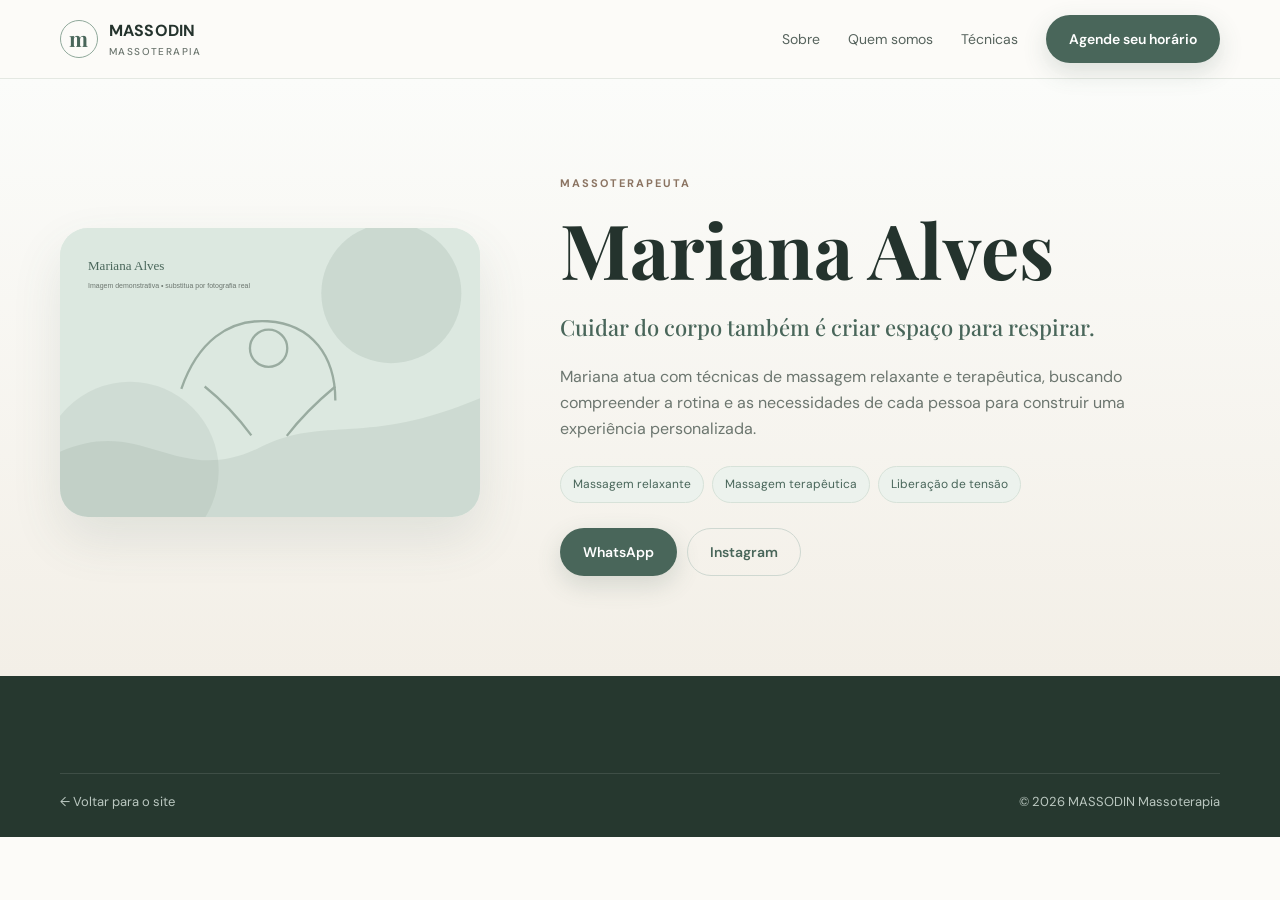
<file: profissional-mariana.html>
<!DOCTYPE html>
<html lang="pt-BR">

<head>
    <meta charset="UTF-8">
    <meta name="viewport" content="width=device-width, initial-scale=1.0">
    <title>Mariana Alves | MASSODIN</title>
    <link rel="preconnect" href="https://fonts.googleapis.com">
    <link rel="preconnect" href="https://fonts.gstatic.com" crossorigin>
    <link
        href="https://fonts.googleapis.com/css2?family=DM+Sans:wght@400;500;600;700&family=Playfair+Display:wght@500;600&display=swap"
        rel="stylesheet">
    <link rel="stylesheet" href="styles.css">
</head>

<body>
    <header class="site-header">
        <div class="container nav-wrap"><a class="logo" href="index.html"><span class="logo-mark">m</span><span>MASSODIN
                    <small>Massoterapia</small></span></a>
            <nav class="main-nav"><a href="index.html#sobre">Sobre</a><a href="index.html#profissionais">Quem
                    somos</a><a href="index.html#tecnicas">Técnicas</a><a class="btn btn-primary"
                    href="https://wa.me/5500000000000" target="_blank">Agende seu horário</a></nav>
        </div>
    </header>
    <main>
        <section class="profile-hero">
            <div class="container profile-detail"><img src="assets/profissional-1.svg" alt="Mariana Alves">
                <div><span class="eyebrow">Massoterapeuta</span>
                    <h1>Mariana Alves</h1>
                    <p class="lead">Cuidar do corpo também é criar espaço para respirar.</p>
                    <p>Mariana atua com técnicas de massagem relaxante e terapêutica, buscando compreender a rotina e as
                        necessidades de cada pessoa para construir uma experiência personalizada.</p>
                    <div class="specialties"><span>Massagem relaxante</span><span>Massagem
                            terapêutica</span><span>Liberação de tensão</span></div>
                    <div class="profile-actions"><a class="btn btn-primary"
                            href="https://wa.me/5500000000000?text=Ol%C3%A1%20Mariana!%20Gostaria%20de%20agendar%20um%20hor%C3%A1rio."
                            target="_blank">WhatsApp</a><a class="btn btn-ghost" href="https://instagram.com/"
                            target="_blank">Instagram</a></div>
                </div>
            </div>
        </section>
    </main>
    <footer class="footer">
        <div class="container footer-bottom"><a href="index.html">← Voltar para o site</a><span>© 2026 MASSODIN
                Massoterapia</span></div>
    </footer>
</body>

</html>
</file>
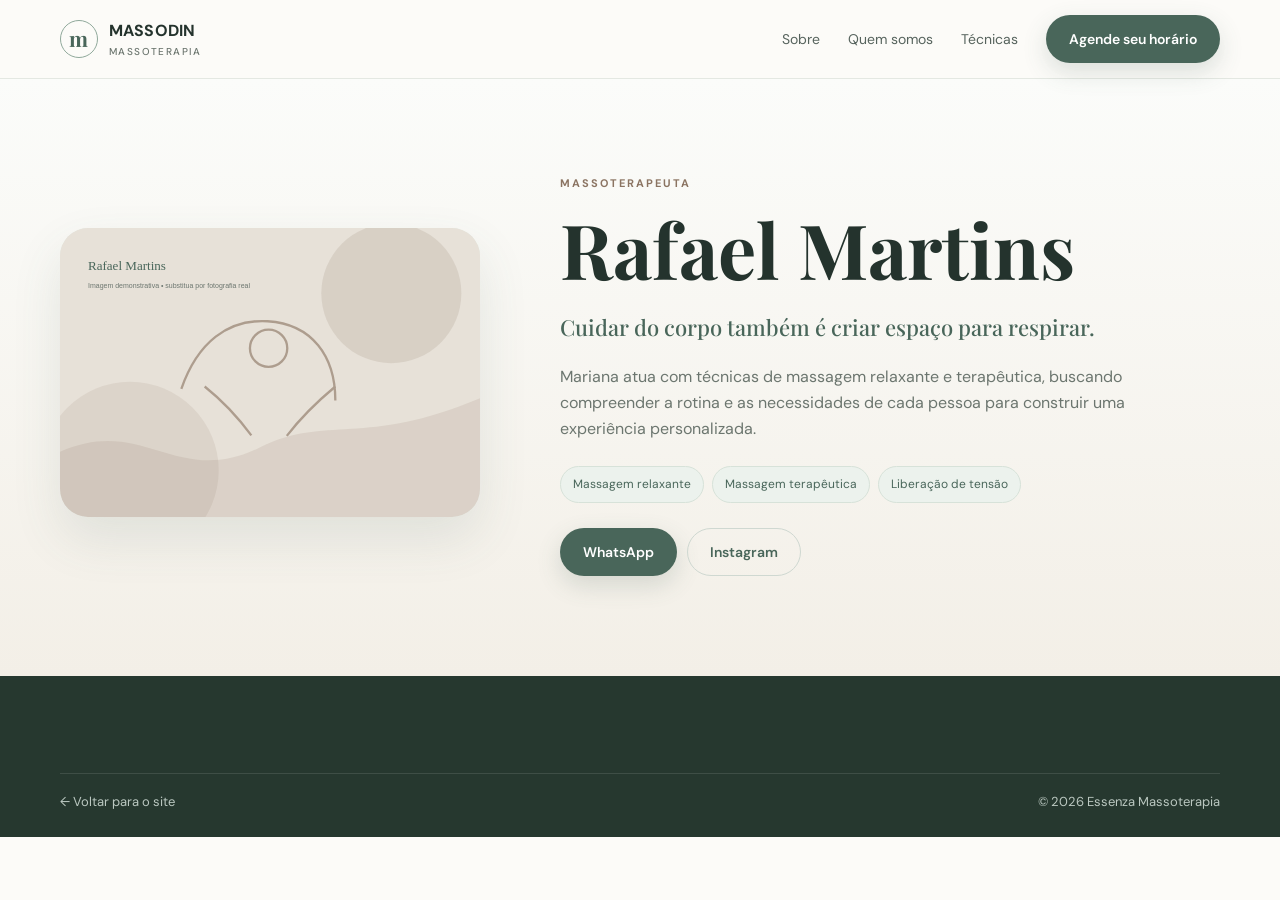
<file: profissional-rafael.html>
<!DOCTYPE html>
<html lang="pt-BR">

<head>
    <meta charset="UTF-8">
    <meta name="viewport" content="width=device-width, initial-scale=1.0">
    <title>Rafael Martins | MASSODIN</title>
    <link rel="preconnect" href="https://fonts.googleapis.com">
    <link rel="preconnect" href="https://fonts.gstatic.com" crossorigin>
    <link
        href="https://fonts.googleapis.com/css2?family=DM+Sans:wght@400;500;600;700&family=Playfair+Display:wght@500;600&display=swap"
        rel="stylesheet">
    <link rel="stylesheet" href="styles.css">
</head>

<body>
    <header class="site-header">
        <div class="container nav-wrap"><a class="logo" href="index.html"><span class="logo-mark">m</span><span>MASSODIN
                    <small>Massoterapia</small></span></a>
            <nav class="main-nav"><a href="index.html#sobre">Sobre</a><a href="index.html#profissionais">Quem
                    somos</a><a href="index.html#tecnicas">Técnicas</a><a class="btn btn-primary"
                    href="https://wa.me/5500000000000" target="_blank">Agende seu horário</a></nav>
        </div>
    </header>
    <main>
        <section class="profile-hero">
            <div class="container profile-detail"><img src="assets/profissional-2.svg" alt="Rafael Martins">
                <div><span class="eyebrow">Massoterapeuta</span>
                    <h1>Rafael Martins</h1>
                    <p class="lead">Cuidar do corpo também é criar espaço para respirar.</p>
                    <p>Mariana atua com técnicas de massagem relaxante e terapêutica, buscando compreender a rotina e as
                        necessidades de cada pessoa para construir uma experiência personalizada.</p>
                    <div class="specialties"><span>Massagem relaxante</span><span>Massagem
                            terapêutica</span><span>Liberação de tensão</span></div>
                    <div class="profile-actions"><a class="btn btn-primary"
                            href="https://wa.me/5500000000000?text=Ol%C3%A1%20Mariana!%20Gostaria%20de%20agendar%20um%20hor%C3%A1rio."
                            target="_blank">WhatsApp</a><a class="btn btn-ghost" href="https://instagram.com/"
                            target="_blank">Instagram</a></div>
                </div>
            </div>
        </section>
    </main>
    <footer class="footer">
        <div class="container footer-bottom"><a href="index.html">← Voltar para o site</a><span>© 2026 Essenza
                Massoterapia</span></div>
    </footer>
</body>

</html>
</file>
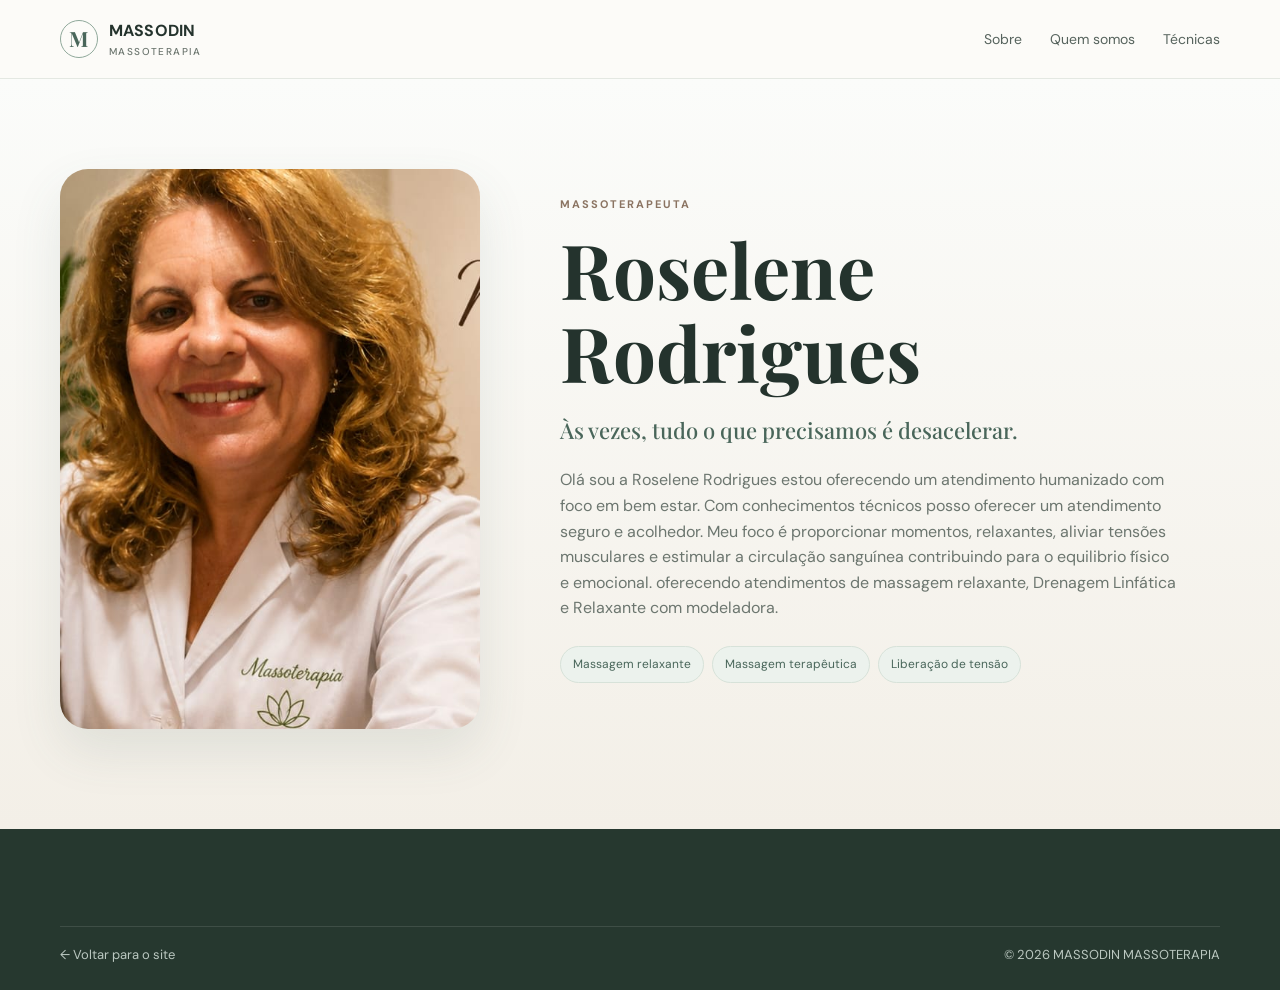
<file: profissional-roselene.html>
<!DOCTYPE html>
<html lang="pt-BR">

<head>
    <meta charset="UTF-8">
    <meta name="viewport" content="width=device-width, initial-scale=1.0">
    <title>Roselene Rodrigues | MASSODIN</title>
    <link rel="preconnect" href="https://fonts.googleapis.com">
    <link rel="preconnect" href="https://fonts.gstatic.com" crossorigin>
    <link
        href="https://fonts.googleapis.com/css2?family=DM+Sans:wght@400;500;600;700&family=Playfair+Display:wght@500;600&display=swap"
        rel="stylesheet">
    <link rel="stylesheet" href="styles.css">
</head>

<body>
    <header class="site-header">
        <div class="container nav-wrap"><a class="logo" href="index.html"><span class="logo-mark">M</span><span>MASSODIN
                    <small>Massoterapia</small></span></a>
            <nav class="main-nav"><a href="index.html#sobre">Sobre</a><a href="index.html#profissionais">Quem
                    somos</a><a href="index.html#tecnicas">Técnicas</a></nav>
        </div>
    </header>
    <main>
        <section class="profile-hero">
            <div class="container profile-detail"><img src="assets/IMG/ROSELENE RODRIGUES.jpeg" alt="Roselene Rodrigues">
                <div><span class="eyebrow">Massoterapeuta</span>
                    <h1>Roselene Rodrigues</h1>
                    <p class="lead">Às vezes, tudo o que precisamos é desacelerar.</p>
                    <p>Olá sou a Roselene Rodrigues estou oferecendo um atendimento humanizado com foco em bem estar. Com conhecimentos técnicos posso oferecer um atendimento seguro e acolhedor. Meu foco é proporcionar momentos,  relaxantes, aliviar tensões musculares e estimular a circulação sanguínea contribuindo para o equilibrio físico e emocional.  oferecendo atendimentos de massagem relaxante, Drenagem Linfática e Relaxante com modeladora.</p>
                    <div class="specialties"><span>Massagem relaxante</span><span>Massagem
                            terapêutica</span><span>Liberação de tensão</span></div>
                    <!-- <div class="profile-actions"><a class="btn btn-primary"
                            href="https://wa.me/5567991399879?text=Ol%C3%A1%20Mariana!%20Gostaria%20de%20agendar%20um%20hor%C3%A1rio."
                            target="_blank">WhatsApp</a><a class="btn btn-ghost" href="https://instagram.com/"
                            target="_blank">Instagram</a></div> -->
                </div>
            </div>
        </section>
    </main>
    <footer class="footer">
        <div class="container footer-bottom"><a href="index.html">← Voltar para o site</a><span>© 2026 MASSODIN
                MASSOTERAPIA</span></div>
    </footer>
</body>

</html>
</file>
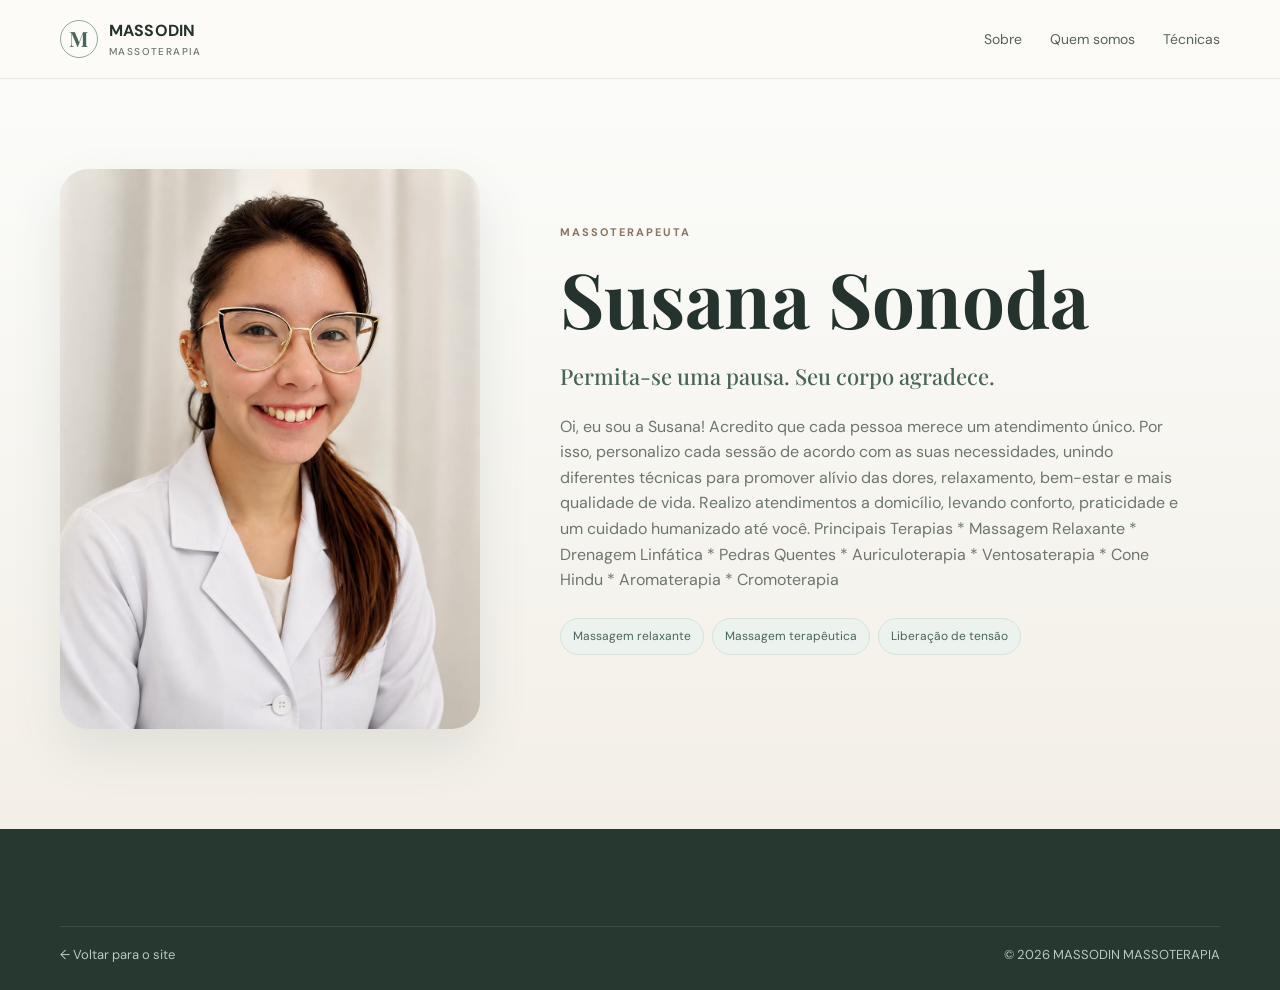
<file: profissional-susana.html>
<!DOCTYPE html>
<html lang="pt-BR">

<head>
    <meta charset="UTF-8">
    <meta name="viewport" content="width=device-width, initial-scale=1.0">
    <title>Susana Sonoda | MASSODIN</title>
    <link rel="preconnect" href="https://fonts.googleapis.com">
    <link rel="preconnect" href="https://fonts.gstatic.com" crossorigin>
    <link
        href="https://fonts.googleapis.com/css2?family=DM+Sans:wght@400;500;600;700&family=Playfair+Display:wght@500;600&display=swap"
        rel="stylesheet">
    <link rel="stylesheet" href="styles.css">
</head>

<body>
    <header class="site-header">
        <div class="container nav-wrap"><a class="logo" href="index.html"><span class="logo-mark">M</span><span>MASSODIN
                    <small>Massoterapia</small></span></a>
            <nav class="main-nav"><a href="index.html#sobre">Sobre</a><a href="index.html#profissionais">Quem
                    somos</a><a href="index.html#tecnicas">Técnicas</a></nav>
        </div>
    </header>
    <main>
        <section class="profile-hero">
            <div class="container profile-detail"><img src="assets/IMG/SUSANA SONODA.jpeg" alt="Susana Sonoda">
                <div><span class="eyebrow">Massoterapeuta</span>
                    <h1>Susana Sonoda</h1>
                    <p class="lead">Permita-se uma pausa. Seu corpo agradece.</p>
                    <p>Oi, eu sou a Susana!
Acredito que cada pessoa merece um atendimento único. Por isso, personalizo cada sessão de acordo com as suas necessidades, unindo diferentes técnicas para promover alívio das dores, relaxamento, bem-estar e mais qualidade de vida.
Realizo atendimentos a domicílio, levando conforto, praticidade e um cuidado humanizado até você.

Principais Terapias
* Massagem Relaxante
* Drenagem Linfática
* Pedras Quentes
* Auriculoterapia
* Ventosaterapia
* Cone Hindu
* Aromaterapia
* Cromoterapia</p>
                    <div class="specialties"><span>Massagem relaxante</span><span>Massagem
                            terapêutica</span><span>Liberação de tensão</span></div>
                    <!-- <div class="profile-actions"><a class="btn btn-primary"
                            href="https://wa.me/5567992798820?text=Ol%C3%A1%20Mariana!%20Gostaria%20de%20agendar%20um%20hor%C3%A1rio."
                            target="_blank">WhatsApp</a><a class="btn btn-ghost" href="https://www.instagram.com/susana.sonoda/"
                            target="_blank">Instagram</a></div> -->
                </div>
            </div>
        </section>
    </main>
    <footer class="footer">
        <div class="container footer-bottom"><a href="index.html">← Voltar para o site</a><span>© 2026 MASSODIN
                MASSOTERAPIA</span></div>
    </footer>
</body>

</html>
</file>
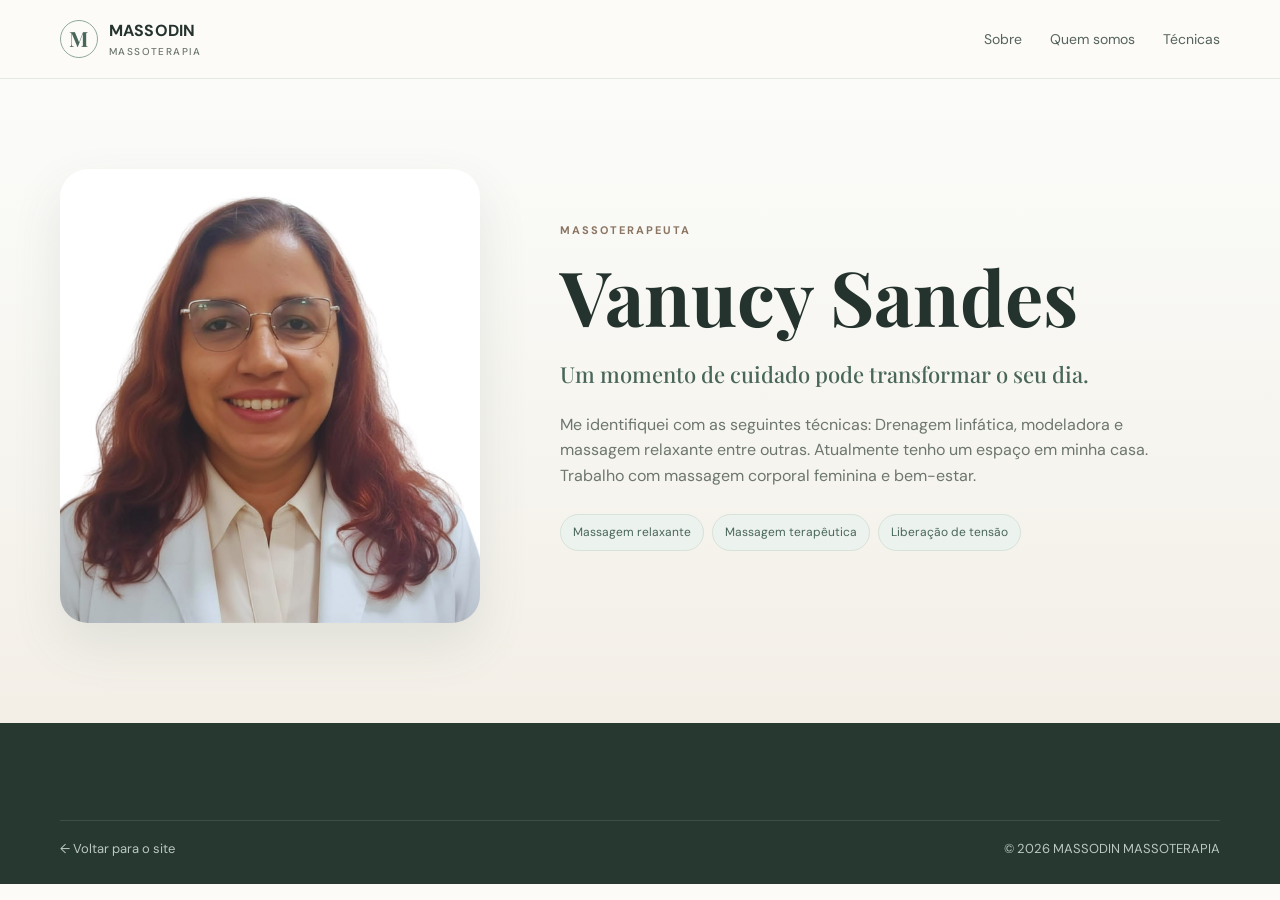
<file: profissional-vanucy.html>
<!DOCTYPE html>
<html lang="pt-BR">

<head>
    <meta charset="UTF-8">
    <meta name="viewport" content="width=device-width, initial-scale=1.0">
    <title>Vanucy Sandes | MASSODIN</title>
    <link rel="preconnect" href="https://fonts.googleapis.com">
    <link rel="preconnect" href="https://fonts.gstatic.com" crossorigin>
    <link
        href="https://fonts.googleapis.com/css2?family=DM+Sans:wght@400;500;600;700&family=Playfair+Display:wght@500;600&display=swap"
        rel="stylesheet">
    <link rel="stylesheet" href="styles.css">
</head>

<body>
    <header class="site-header">
        <div class="container nav-wrap"><a class="logo" href="index.html"><span class="logo-mark">M</span><span>MASSODIN
                    <small>Massoterapia</small></span></a>
            <nav class="main-nav"><a href="index.html#sobre">Sobre</a><a href="index.html#profissionais">Quem
                    somos</a><a href="index.html#tecnicas">Técnicas</a></nav>
        </div>
    </header>
    <main>
        <section class="profile-hero">
            <div class="container profile-detail"><img src="assets/IMG/VANUCY SANDES.jpeg" alt="Vanucy Sandes">
                <div><span class="eyebrow">Massoterapeuta</span>
                    <h1>Vanucy Sandes</h1>
                    <p class="lead">Um momento de cuidado pode transformar o seu dia.</p>
                    <p> Me identifiquei com as seguintes técnicas: Drenagem linfática, modeladora e massagem relaxante entre outras.  Atualmente tenho um espaço em minha casa. Trabalho com massagem corporal feminina e bem-estar.</p>
                    <div class="specialties"><span>Massagem relaxante</span><span>Massagem
                            terapêutica</span><span>Liberação de tensão</span></div>
                    <!-- <div class="profile-actions"><a class="btn btn-primary"
                            href="https://wa.me/5567998905005?text=Ol%C3%A1%20Mariana!%20Gostaria%20de%20agendar%20um%20hor%C3%A1rio."
                            target="_blank">WhatsApp</a><a class="btn btn-ghost" href="https://www.instagram.com/susana.sonoda/"
                            target="_blank">Instagram</a></div> -->
                </div>
            </div>
        </section>
    </main>
    <footer class="footer">
        <div class="container footer-bottom"><a href="index.html">← Voltar para o site</a><span>© 2026 MASSODIN
                MASSOTERAPIA</span></div>
    </footer>
</body>

</html>
</file>
<file: styles.css>
:root {
    --sage: #8fa89a;
    --deep: #49665a;
    --cream: #f4f0e8;
    --paper: #fcfbf8;
    --brown: #8b7462;
    --ink: #24332d;
    --muted: #6c766f;
    --line: #dfe4de;
    --white: #fff;
    --shadow: 0 22px 50px rgba(73, 102, 90, .12)
}

* {
    box-sizing: border-box
}

html {
    scroll-behavior: smooth
}

body {
    margin: 0;
    background: var(--paper);
    color: var(--ink);
    font-family: 'DM Sans', sans-serif;
    line-height: 1.6
}

a {
    text-decoration: none;
    color: inherit
}

img {
    display: block;
    max-width: 100%
}

.container {
    width: min(1160px, calc(100% - 40px));
    margin: auto
}

.site-header {
    position: sticky;
    top: 0;
    z-index: 20;
    background: rgba(252, 251, 248, .92);
    backdrop-filter: blur(14px);
    border-bottom: 1px solid rgba(223, 228, 222, .8)
}

.nav-wrap {
    min-height: 78px;
    display: flex;
    align-items: center;
    justify-content: space-between;
    gap: 24px
}

.logo {
    display: flex;
    align-items: center;
    gap: 11px;
    font-weight: 700;
    letter-spacing: .01em
}

.logo small {
    display: block;
    font-weight: 500;
    font-size: 10px;
    letter-spacing: .14em;
    text-transform: uppercase;
    color: var(--muted)
}

.logo-mark {
    width: 38px;
    height: 38px;
    border: 1px solid var(--sage);
    border-radius: 50%;
    display: grid;
    place-items: center;
    font-family: 'Playfair Display', serif;
    color: var(--deep);
    font-size: 21px
}

.main-nav {
    display: flex;
    align-items: center;
    gap: 28px;
    font-size: 14px
}

.main-nav>a:not(.btn) {
    color: #56635d
}

.main-nav>a:not(.btn):hover {
    color: var(--deep)
}

.btn {
    display: inline-flex;
    align-items: center;
    justify-content: center;
    min-height: 48px;
    padding: 0 22px;
    border-radius: 999px;
    font-weight: 600;
    font-size: 14px;
    transition: .25s ease;
    border: 1px solid transparent
}

.btn-primary {
    background: var(--deep);
    color: white;
    box-shadow: 0 9px 24px rgba(73, 102, 90, .19)
}

.btn-primary:hover {
    transform: translateY(-2px);
    background: #3f5a4f
}

.btn-ghost {
    border-color: #cfd8d1;
    color: var(--deep);
    background: transparent
}

.btn-ghost:hover {
    border-color: var(--sage);
    background: #f6f8f5
}

.btn-light {
    background: #fff;
    color: var(--deep)
}

.menu-toggle {
    display: none;
    border: 0;
    background: none;
    font-size: 25px;
    color: var(--deep)
}

.hero {
    position: relative;
    overflow: hidden;
    padding: 86px 0 82px;
    background: linear-gradient(180deg, #fbfcfa 0%, #f7f7f2 100%)
}

.hero-grid {
    display: grid;
    grid-template-columns: 1fr .92fr;
    gap: 65px;
    align-items: center;
    position: relative;
    z-index: 2
}

.eyebrow {
    text-transform: uppercase;
    letter-spacing: .18em;
    font-size: 11px;
    font-weight: 700;
    color: var(--brown)
}

h1,
h2,
h3 {
    font-family: 'Playfair Display', serif;
    line-height: 1.08;
    margin: 0
}

.hero h1 {
    font-size: clamp(54px, 7vw, 83px);
    margin: 18px 0 22px;
    letter-spacing: -.035em
}

.hero h1 em {
    color: var(--deep);
    font-weight: 500
}

.hero-copy>p {
    max-width: 570px;
    font-size: 18px;
    color: var(--muted);
    margin: 0
}

.hero-actions {
    display: flex;
    flex-wrap: wrap;
    gap: 12px;
    margin: 30px 0
}

.hero-highlights {
    display: flex;
    gap: 20px;
    flex-wrap: wrap;
    color: #66726c;
    font-size: 12px
}

.hero-visual {
    position: relative
}

.image-card {
    border-radius: 30px;
    overflow: hidden;
    box-shadow: var(--shadow)
}

.hero-image {
    background: var(--cream);
    padding: 18px
}

.hero-image img {
    border-radius: 22px;
    width: 100%;
    height: auto
}

.floating-card {
    position: absolute;
    right: -18px;
    bottom: 26px;
    background: rgba(255, 255, 255, .94);
    border: 1px solid rgba(255, 255, 255, .8);
    border-radius: 18px;
    padding: 15px 18px;
    box-shadow: 0 18px 35px rgba(0, 0, 0, .08);
    display: flex;
    flex-direction: column
}

.floating-card strong {
    font-family: 'Playfair Display', serif;
    font-size: 19px
}

.floating-card span {
    font-size: 12px;
    color: var(--muted)
}

.hero-shape {
    position: absolute;
    border-radius: 50%;
    filter: blur(.2px);
    opacity: .4
}

.hero-shape-one {
    width: 320px;
    height: 320px;
    background: #e4eee8;
    right: -120px;
    top: -90px
}

.hero-shape-two {
    width: 220px;
    height: 220px;
    background: #efe4d9;
    left: -90px;
    bottom: -120px
}

.section {
    padding: 100px 0
}

.section-soft {
    background: var(--cream)
}

.about-grid {
    display: grid;
    grid-template-columns: .94fr 1fr;
    gap: 75px;
    align-items: center
}

.about-visual {
    position: relative;
    padding-right: 38px
}

.about-image {
    width: 100%;
    border-radius: 28px;
    box-shadow: var(--shadow)
}

.about-badge {
    position: absolute;
    right: 0;
    bottom: 25px;
    background: var(--paper);
    border: 1px solid var(--line);
    box-shadow: 0 18px 32px rgba(0, 0, 0, .07);
    border-radius: 18px;
    padding: 17px 20px;
    display: flex;
    flex-direction: column
}

.about-badge strong {
    font-size: 24px;
    font-family: 'Playfair Display', serif;
    color: var(--deep)
}

.about-badge span {
    font-size: 12px;
    color: var(--muted)
}

.about-copy h2,
.section-heading h2,
.cta-box h2 {
    font-size: clamp(40px, 5vw, 58px);
    margin: 14px 0 22px;
    letter-spacing: -.025em
}

.about-copy p {
    color: var(--muted);
    max-width: 590px
}

.stats {
    display: flex;
    gap: 42px;
    margin-top: 30px;
    padding-top: 23px;
    border-top: 1px solid #d8ddd7
}

.stats div {
    display: flex;
    flex-direction: column
}

.stats strong {
    font-family: 'Playfair Display', serif;
    font-size: 31px;
    color: var(--deep)
}

.stats span {
    font-size: 12px;
    color: var(--muted)
}

.section-heading {
    display: flex;
    align-items: flex-end;
    justify-content: space-between;
    gap: 35px;
    margin-bottom: 46px
}

.section-heading>p {
    max-width: 400px;
    color: var(--muted);
    margin: 0
}

.team-grid {
    display: grid;
    grid-template-columns: repeat(3, 1fr);
    gap: 24px
}

.profile-card {
    background: #fff;
    border: 1px solid var(--line);
    border-radius: 24px;
    overflow: hidden;
    transition: .25s ease
}

.profile-card:hover {
    transform: translateY(-5px);
    box-shadow: 0 18px 40px rgba(73, 102, 90, .1)
}

.profile-card>img {
    width: 100%;
    aspect-ratio: 1/1;
    object-fit: cover
}

.profile-info {
    padding: 22px
}

.tag {
    font-size: 10px;
    text-transform: uppercase;
    letter-spacing: .15em;
    color: var(--brown);
    font-weight: 700
}

.profile-info h3 {
    font-size: 28px;
    margin: 7px 0
}

.profile-info p {
    margin: 0 0 16px;
    color: var(--muted);
    font-size: 14px
}

.text-link {
    font-size: 13px;
    font-weight: 700;
    color: var(--deep)
}

.text-link span {
    display: inline-block;
    margin-left: 6px;
    transition: .2s
}

.text-link:hover span {
    transform: translateX(3px)
}

.techniques-grid {
    display: grid;
    grid-template-columns: repeat(3, 1fr);
    gap: 18px
}

.tech-card {
    background: #fff;
    border: 1px solid var(--line);
    border-radius: 22px;
    overflow: hidden
}

.tech-card img {
    width: 100%;
    aspect-ratio: 1.45/1;
    object-fit: cover
}

.tech-card div {
    padding: 20px 21px 23px
}

.tech-card h3 {
    font-size: 25px
}

.tech-card p {
    color: var(--muted);
    font-size: 13px;
    margin-bottom: 0
}

.cta-section {
    padding: 40px 0 70px
}

.cta-box {
    background: var(--deep);
    color: white;
    border-radius: 28px;
    padding: 52px 58px;
    display: flex;
    align-items: center;
    justify-content: space-between;
    gap: 28px;
    overflow: hidden;
    position: relative
}

.cta-box:after {
    content: '';
    position: absolute;
    width: 260px;
    height: 260px;
    border-radius: 50%;
    background: rgba(255, 255, 255, .06);
    right: -70px;
    top: -100px
}

.cta-box h2 {
    margin-bottom: 10px
}

.cta-box p {
    margin: 0;
    color: #dce6df;
    max-width: 560px
}

.footer {
    background: #26382f;
    color: #ecf2ed;
    padding: 55px 0 24px
}

.footer-grid {
    display: grid;
    grid-template-columns: 1.7fr 1fr 1fr;
    gap: 50px
}

.footer p,
.footer span,
.footer a {
    color: #bbc8c1;
    font-size: 13px
}

.footer h4 {
    font-size: 12px;
    text-transform: uppercase;
    letter-spacing: .15em;
    margin: 0 0 12px;
    color: #eff5f0
}

.footer-grid>div {
    display: flex;
    flex-direction: column;
    gap: 8px
}

.footer-logo {
    color: white;
    margin-bottom: 8px
}

.footer-logo .logo-mark {
    color: white;
    border-color: #91ac9f
}

.footer-logo small {
    color: #bbc8c1
}

.footer-bottom {
    border-top: 1px solid rgba(255, 255, 255, .11);
    margin-top: 42px;
    padding-top: 18px;
    display: flex;
    justify-content: space-between;
    gap: 20px
}

.profile-hero {
    padding: 90px 0 100px;
    background: linear-gradient(180deg, #fbfcfa, #f3efe7)
}

.profile-detail {
    display: grid;
    grid-template-columns: 420px 1fr;
    gap: 80px;
    align-items: center
}

.profile-detail>img {
    width: 100%;
    border-radius: 28px;
    box-shadow: var(--shadow);
    background: #e5eee8
}

.profile-detail h1 {
    font-size: clamp(54px, 7vw, 76px);
    margin: 13px 0
}

.lead {
    font: 500 22px/1.4 'Playfair Display', serif;
    color: var(--deep);
    max-width: 590px
}

.profile-detail p:not(.lead) {
    color: var(--muted);
    max-width: 620px
}

.specialties {
    display: flex;
    flex-wrap: wrap;
    gap: 8px;
    margin: 25px 0
}

.specialties span {
    padding: 8px 12px;
    border-radius: 999px;
    background: #ecf2ed;
    border: 1px solid #d7e2d9;
    color: var(--deep);
    font-size: 12px
}

.profile-actions {
    display: flex;
    gap: 10px;
    margin-top: 25px
}

@media (max-width:950px) {
    .main-nav {
        gap: 18px
    }

    .hero-grid {
        gap: 35px
    }

    .about-grid,
    .profile-detail {
        grid-template-columns: 1fr;
        gap: 45px
    }

    .profile-detail>img {
        max-width: 460px
    }

    .team-grid,
    .techniques-grid {
        grid-template-columns: repeat(2, 1fr)
    }

    .footer-grid {
        grid-template-columns: 1fr 1fr
    }
}

@media (max-width:760px) {
    .container {
        width: min(100% - 28px, 1160px)
    }

    .nav-wrap {
        min-height: 70px
    }

    .menu-toggle {
        display: block
    }

    .main-nav {
        display: none;
        position: absolute;
        left: 14px;
        right: 14px;
        top: 70px;
        background: white;
        border: 1px solid var(--line);
        border-radius: 18px;
        padding: 16px;
        box-shadow: 0 16px 40px rgba(0, 0, 0, .08);
        flex-direction: column;
        align-items: stretch
    }

    .site-header.open .main-nav {
        display: flex
    }

    .main-nav .btn {
        text-align: center
    }

    .hero {
        padding: 60px 0
    }

    .hero-grid {
        grid-template-columns: 1fr
    }

    .hero h1 {
        font-size: 54px
    }

    .hero-visual {
        max-width: 560px;
        margin: auto
    }

    .floating-card {
        right: 7px
    }

    .section {
        padding: 72px 0
    }

    .section-heading {
        display: block;
        margin-bottom: 30px
    }

    .section-heading>p {
        margin-top: 16px
    }

    .team-grid,
    .techniques-grid,
    .footer-grid {
        grid-template-columns: 1fr
    }

    .stats {
        gap: 24px
    }

    .cta-section {
        padding: 20px 0 55px
    }

    .cta-box {
        padding: 36px 28px;
        display: block
    }

    .cta-box .btn {
        margin-top: 24px
    }

    .footer-bottom {
        display: block
    }

    .footer-bottom span {
        display: block;
        margin-top: 8px
    }

    .about-visual {
        padding-right: 20px
    }
}
</file>
